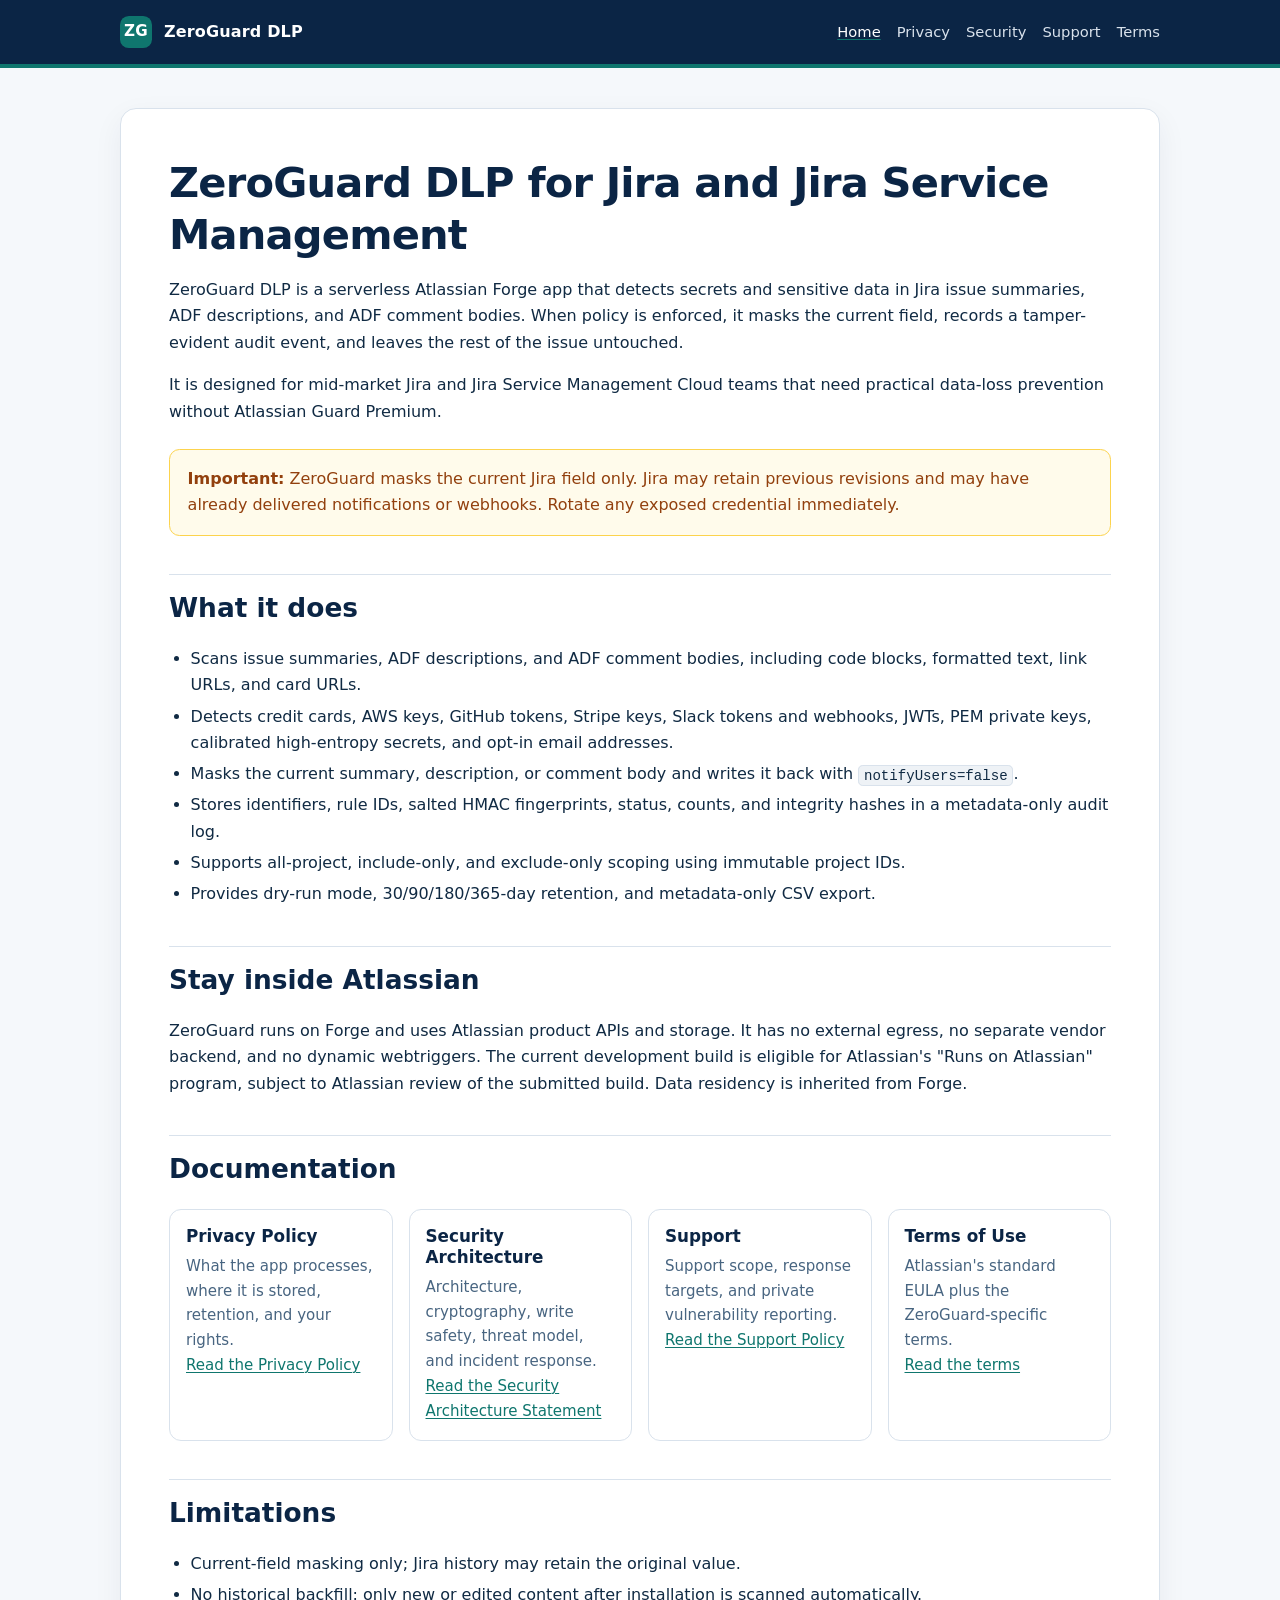
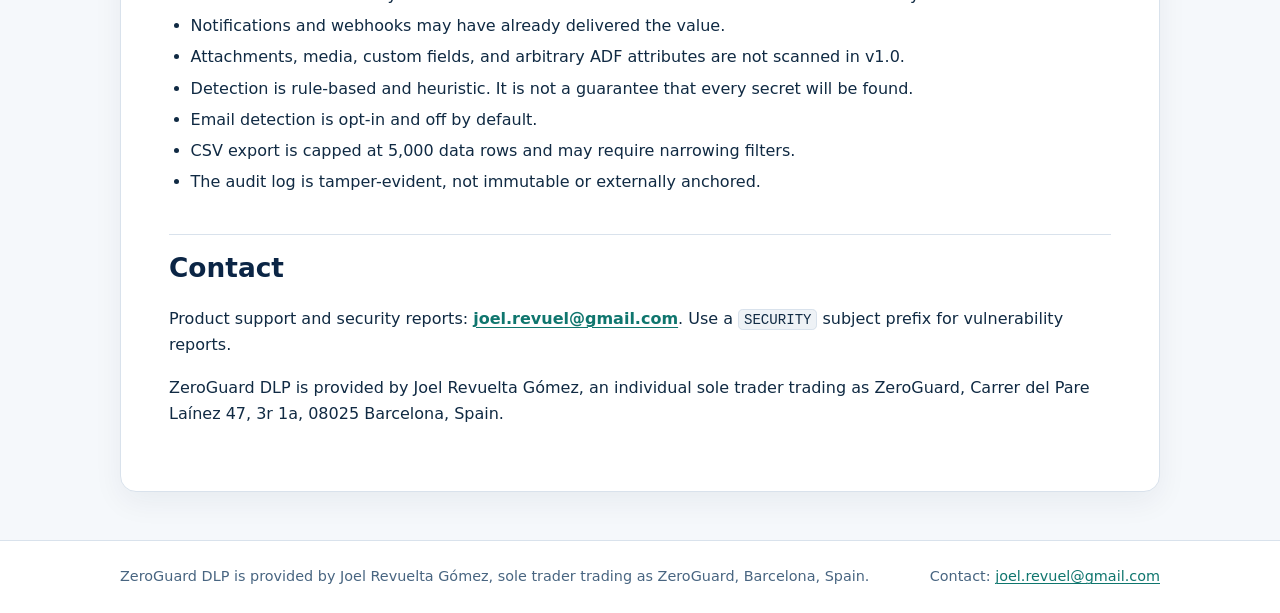
<file: index.html>
<!doctype html>
<html lang="en">
<head>
  <meta charset="utf-8">
  <meta name="viewport" content="width=device-width, initial-scale=1">
  <title>ZeroGuard DLP for Jira &amp; JSM</title>
  <meta name="description" content="Serverless data-loss prevention for Jira and Jira Service Management: detect and mask secrets, with a metadata-only tamper-evident audit log.">
  <meta name="robots" content="index,follow">
  <link rel="canonical" href="https://joel-revuelta.github.io/zeroguard-dlp-docs/index.html">
  <link rel="stylesheet" href="styles.css">
</head>
<body>
  <header class="site-header">
    <div class="site-header__inner">
      <a class="brand" href="index.html">
        <span class="brand__mark" aria-hidden="true">ZG</span>
        <span>ZeroGuard DLP</span>
      </a>
      <nav class="site-nav" aria-label="Documentation">
          <a href="index.html" aria-current="page">Home</a>
          <a href="privacy.html">Privacy</a>
          <a href="security.html">Security</a>
          <a href="support.html">Support</a>
          <a href="terms.html">Terms</a>
      </nav>
    </div>
  </header>
  <main class="site-main">
    <article class="doc">
<h1>ZeroGuard DLP for Jira and Jira Service Management</h1>
<p>ZeroGuard DLP is a serverless Atlassian Forge app that detects secrets and sensitive data in Jira issue summaries, ADF descriptions, and ADF comment bodies. When policy is enforced, it masks the current field, records a tamper-evident audit event, and leaves the rest of the issue untouched.</p>
<p>It is designed for mid-market Jira and Jira Service Management Cloud teams that need practical data-loss prevention without Atlassian Guard Premium.</p>
<div class="callout">
<strong>Important:</strong> ZeroGuard masks the current Jira field only. Jira may retain previous revisions and may have already delivered notifications or webhooks. Rotate any exposed credential immediately.
</div><h2>What it does</h2>
<ul>
<li>Scans issue summaries, ADF descriptions, and ADF comment bodies, including code blocks, formatted text, link URLs, and card URLs.</li>
<li>Detects credit cards, AWS keys, GitHub tokens, Stripe keys, Slack tokens and webhooks, JWTs, PEM private keys, calibrated high-entropy secrets, and opt-in email addresses.</li>
<li>Masks the current summary, description, or comment body and writes it back with <code>notifyUsers=false</code>.</li>
<li>Stores identifiers, rule IDs, salted HMAC fingerprints, status, counts, and integrity hashes in a metadata-only audit log.</li>
<li>Supports all-project, include-only, and exclude-only scoping using immutable project IDs.</li>
<li>Provides dry-run mode, 30/90/180/365-day retention, and metadata-only CSV export.</li>
</ul>
<h2>Stay inside Atlassian</h2>
<p>ZeroGuard runs on Forge and uses Atlassian product APIs and storage. It has no external egress, no separate vendor backend, and no dynamic webtriggers. The current development build is eligible for Atlassian&#39;s &quot;Runs on Atlassian&quot; program, subject to Atlassian review of the submitted build. Data residency is inherited from Forge.</p>
<h2>Documentation</h2>
<div class="card-grid">
  <div class="card">
    <h2>Privacy Policy</h2>
    <p>What the app processes, where it is stored, retention, and your rights.</p>
    <p><a href="privacy.html">Read the Privacy Policy</a></p>
  </div>
  <div class="card">
    <h2>Security Architecture</h2>
    <p>Architecture, cryptography, write safety, threat model, and incident response.</p>
    <p><a href="security.html">Read the Security Architecture Statement</a></p>
  </div>
  <div class="card">
    <h2>Support</h2>
    <p>Support scope, response targets, and private vulnerability reporting.</p>
    <p><a href="support.html">Read the Support Policy</a></p>
  </div>
  <div class="card">
    <h2>Terms of Use</h2>
    <p>Atlassian's standard EULA plus the ZeroGuard-specific terms.</p>
    <p><a href="terms.html">Read the terms</a></p>
  </div>
</div><h2>Limitations</h2>
<ul>
<li>Current-field masking only; Jira history may retain the original value.</li>
<li>No historical backfill: only new or edited content after installation is scanned automatically.</li>
<li>Notifications and webhooks may have already delivered the value.</li>
<li>Attachments, media, custom fields, and arbitrary ADF attributes are not scanned in v1.0.</li>
<li>Detection is rule-based and heuristic. It is not a guarantee that every secret will be found.</li>
<li>Email detection is opt-in and off by default.</li>
<li>CSV export is capped at 5,000 data rows and may require narrowing filters.</li>
<li>The audit log is tamper-evident, not immutable or externally anchored.</li>
</ul>
<h2>Contact</h2>
<p>Product support and security reports: <strong><a href="mailto:joel.revuel@gmail.com">joel.revuel@gmail.com</a></strong>. Use a <code>SECURITY</code> subject prefix for vulnerability reports.</p>
<p>ZeroGuard DLP is provided by Joel Revuelta Gómez, an individual sole trader trading as ZeroGuard, Carrer del Pare Laínez 47, 3r 1a, 08025 Barcelona, Spain.</p>


    </article>
  </main>
  <footer class="site-footer">
    <div class="site-footer__inner">
      <span>ZeroGuard DLP is provided by Joel Revuelta Gómez, sole trader trading as ZeroGuard, Barcelona, Spain.</span>
      <span>Contact: <a href="mailto:joel.revuel@gmail.com">joel.revuel@gmail.com</a></span>
    </div>
  </footer>
</body>
</html>
</file>
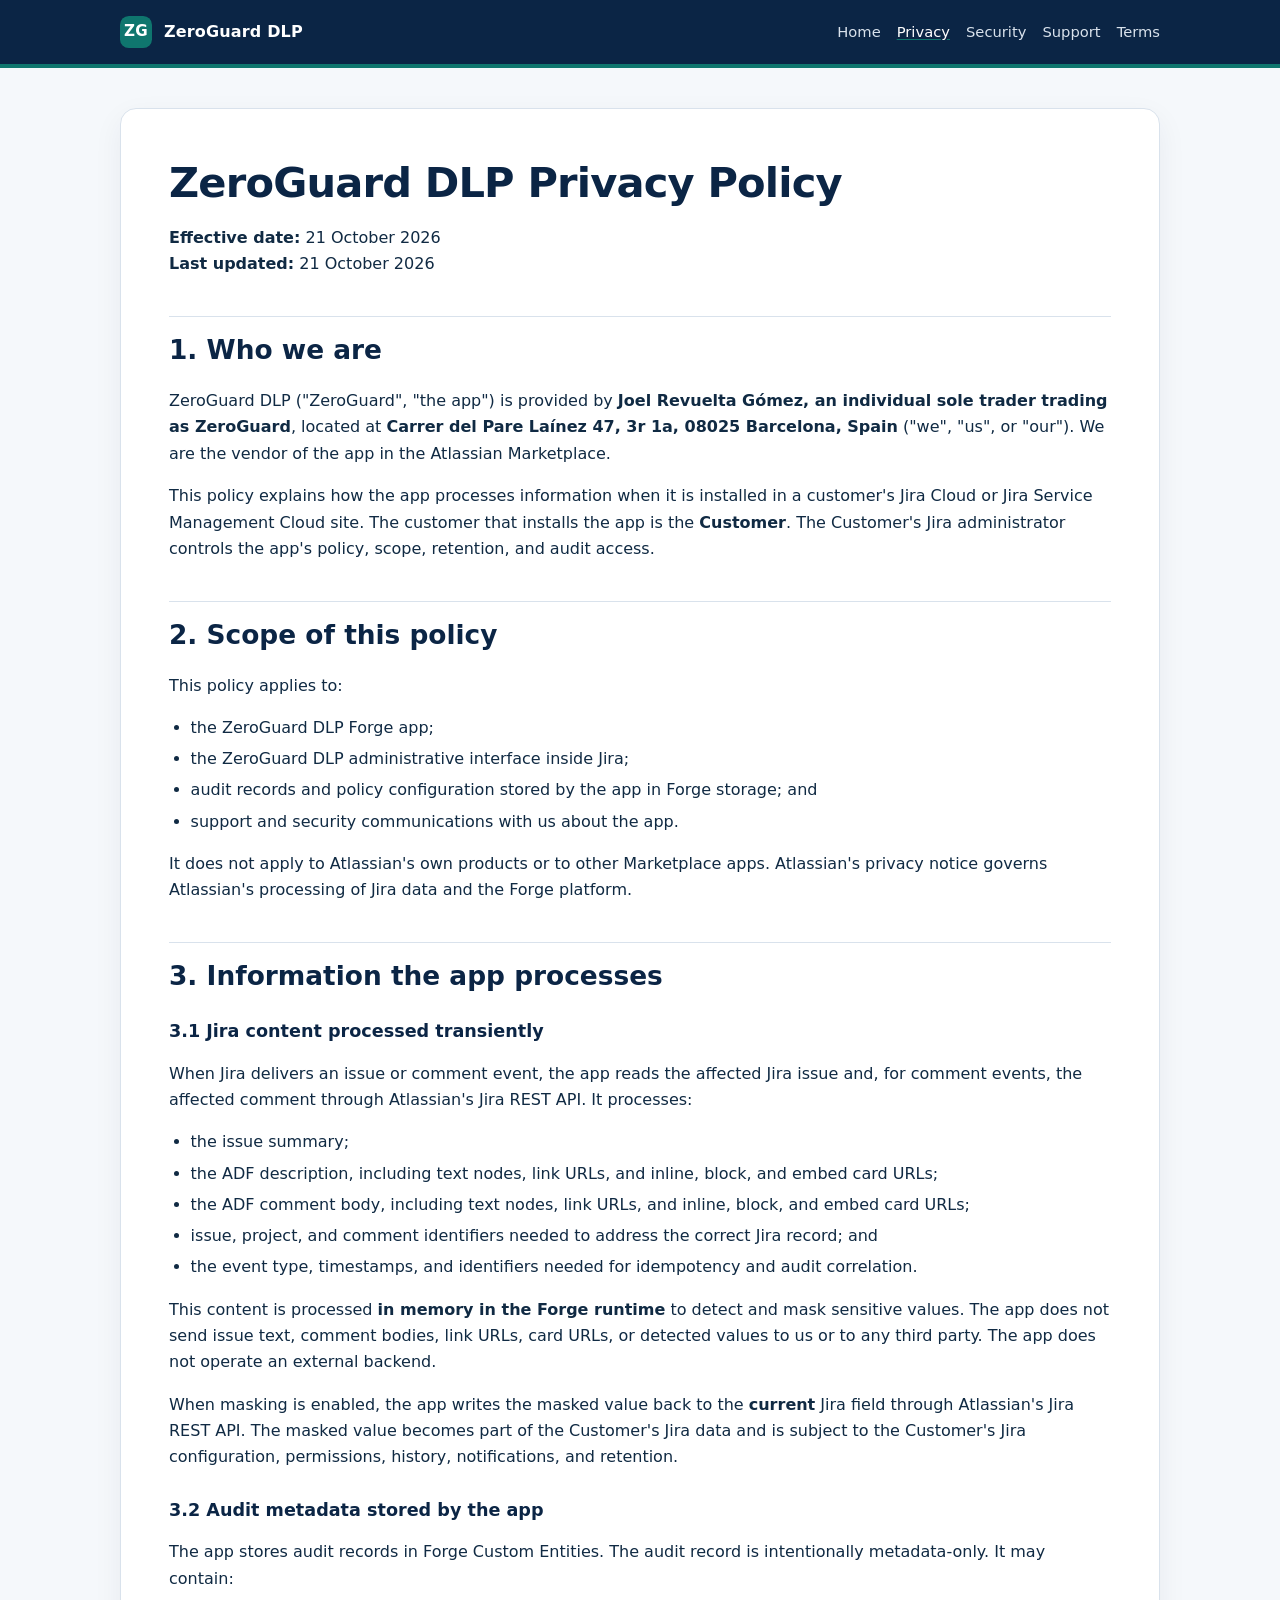
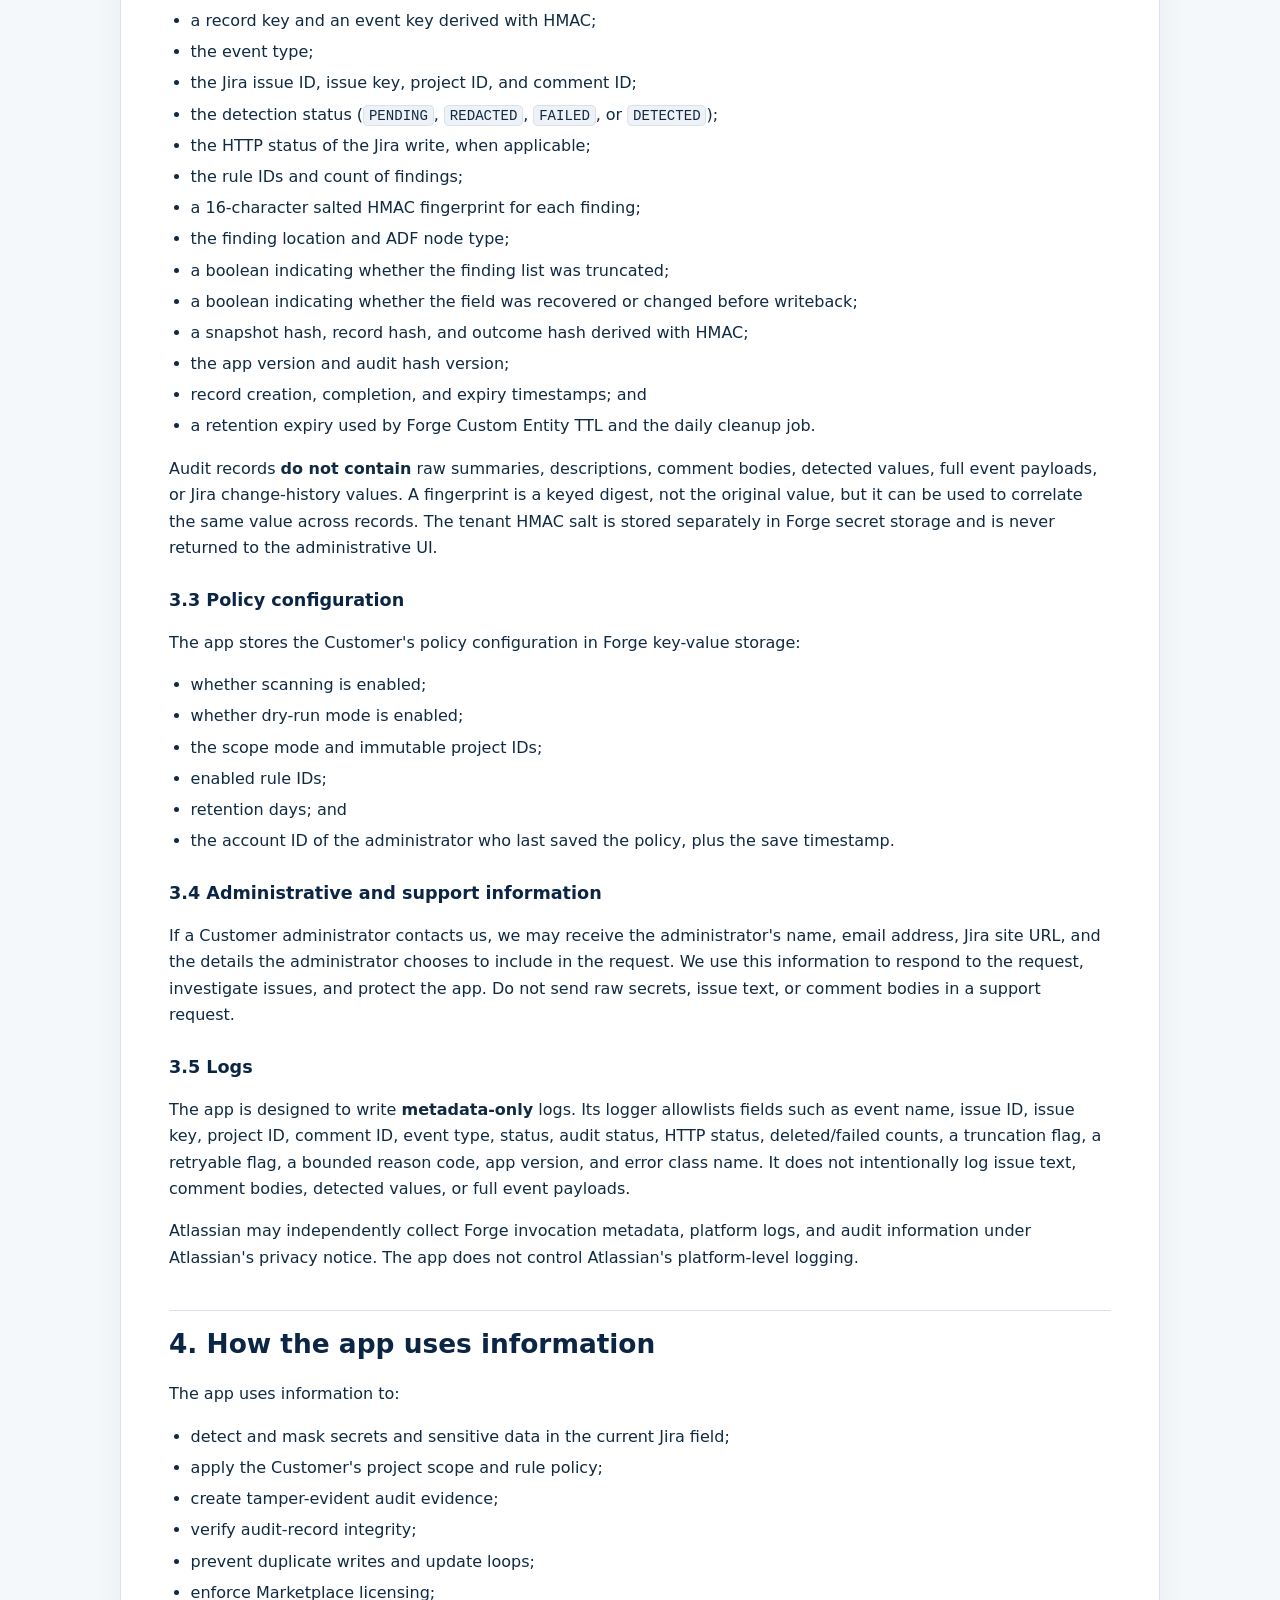
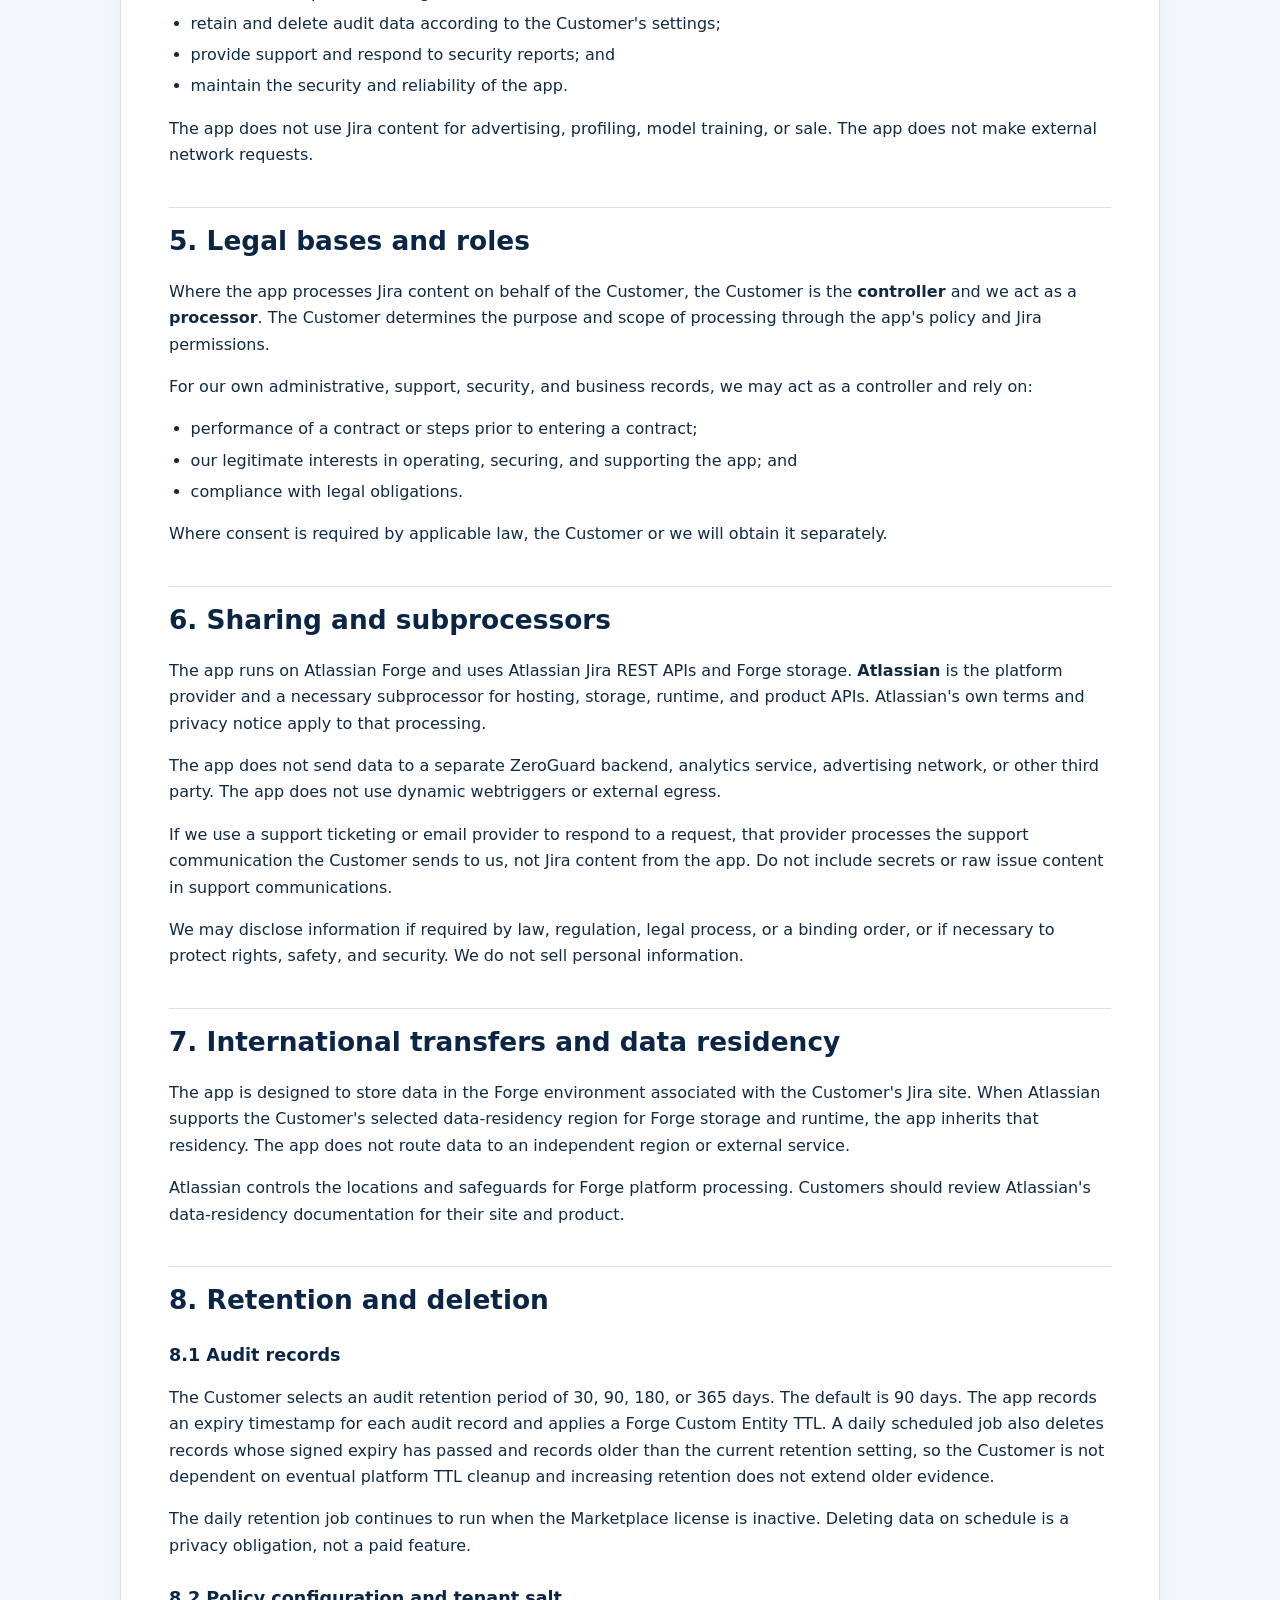
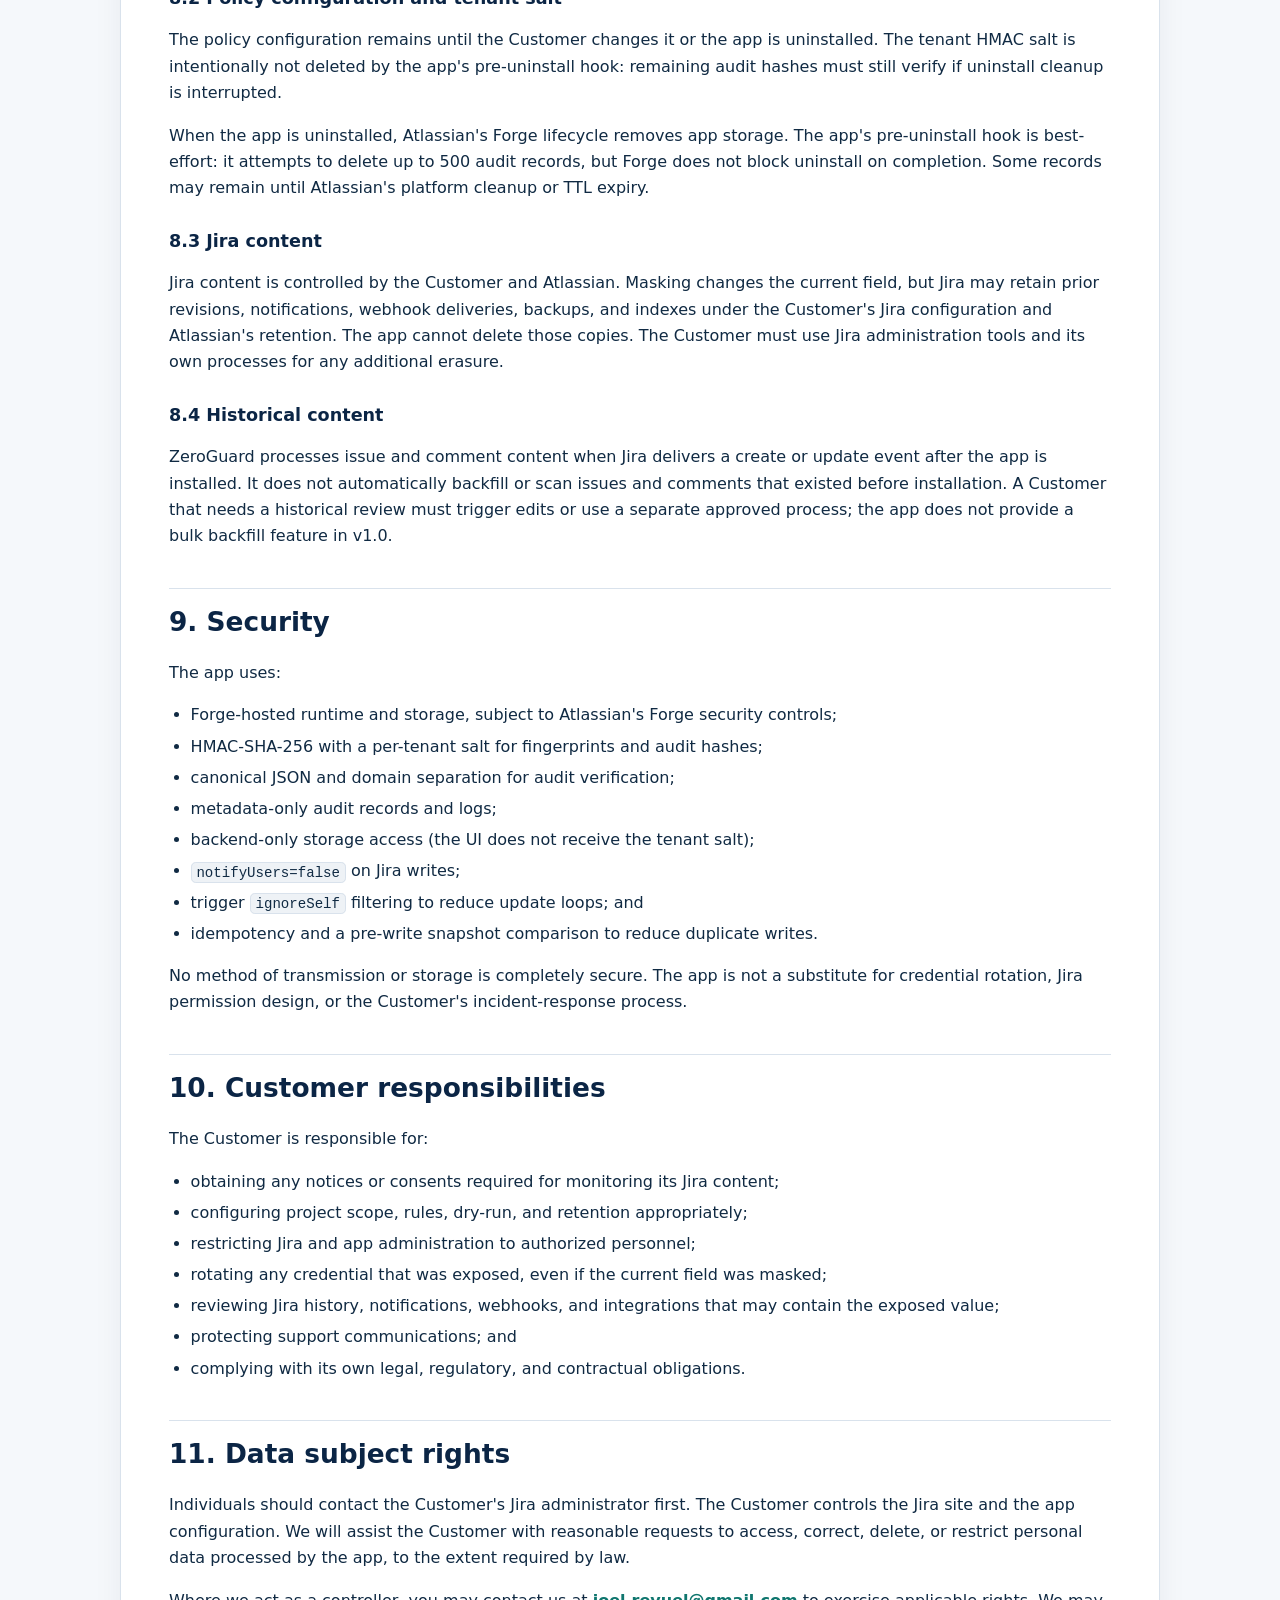
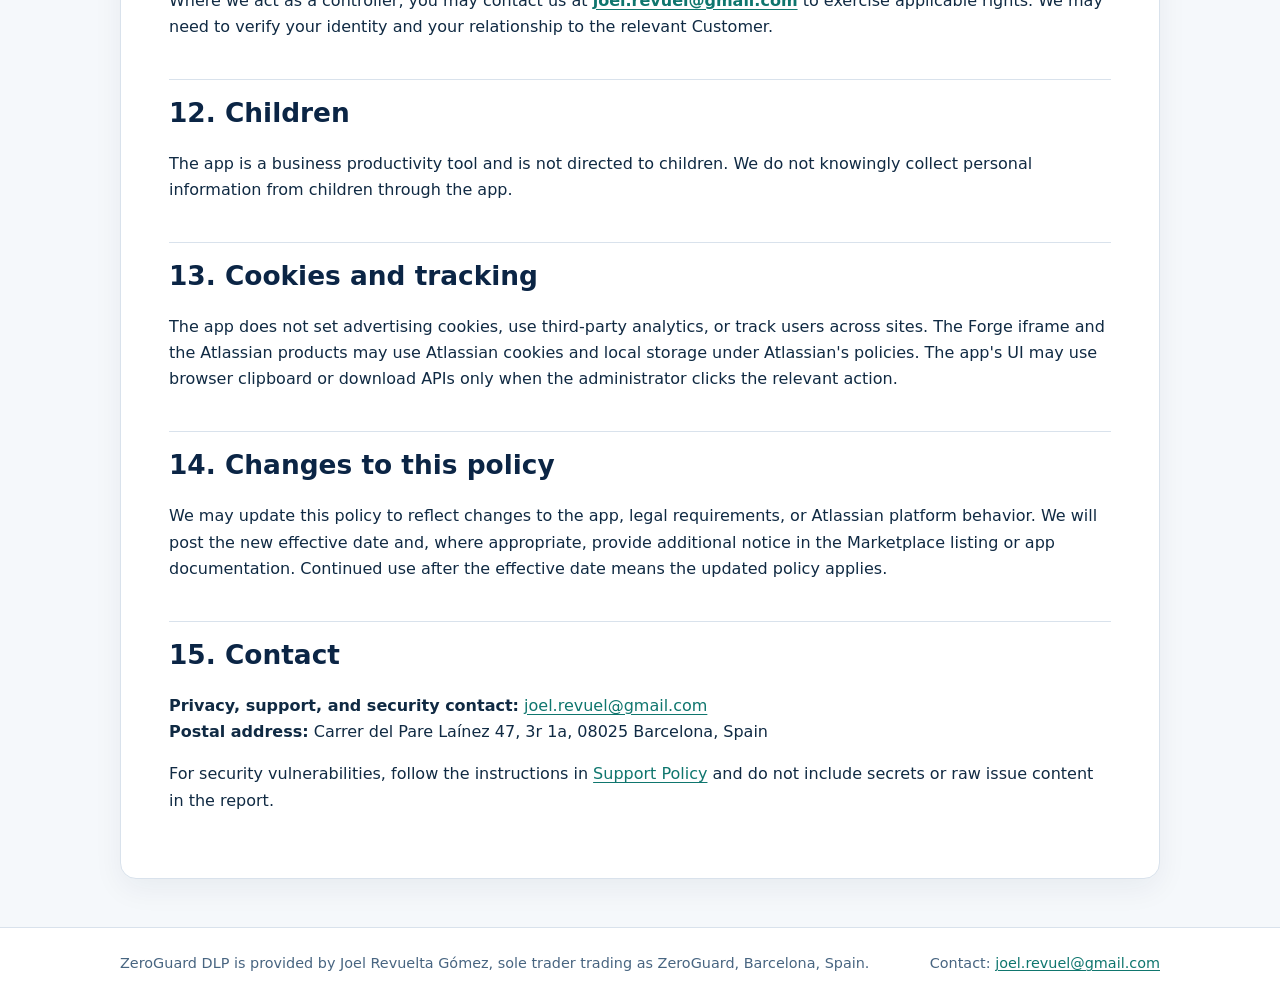
<file: privacy.html>
<!doctype html>
<html lang="en">
<head>
  <meta charset="utf-8">
  <meta name="viewport" content="width=device-width, initial-scale=1">
  <title>Privacy Policy — ZeroGuard DLP</title>
  <meta name="description" content="How ZeroGuard DLP processes, stores, retains, and protects information in Jira Cloud and Jira Service Management Cloud.">
  <meta name="robots" content="index,follow">
  <link rel="canonical" href="https://joel-revuelta.github.io/zeroguard-dlp-docs/privacy.html">
  <link rel="stylesheet" href="styles.css">
</head>
<body>
  <header class="site-header">
    <div class="site-header__inner">
      <a class="brand" href="index.html">
        <span class="brand__mark" aria-hidden="true">ZG</span>
        <span>ZeroGuard DLP</span>
      </a>
      <nav class="site-nav" aria-label="Documentation">
          <a href="index.html">Home</a>
          <a href="privacy.html" aria-current="page">Privacy</a>
          <a href="security.html">Security</a>
          <a href="support.html">Support</a>
          <a href="terms.html">Terms</a>
      </nav>
    </div>
  </header>
  <main class="site-main">
    <article class="doc">
<h1>ZeroGuard DLP Privacy Policy</h1>
<p><strong>Effective date:</strong> 21 October 2026<br><strong>Last updated:</strong> 21 October 2026</p>
<h2>1. Who we are</h2>
<p>ZeroGuard DLP (&quot;ZeroGuard&quot;, &quot;the app&quot;) is provided by <strong>Joel Revuelta Gómez, an individual sole trader trading as ZeroGuard</strong>, located at <strong>Carrer del Pare Laínez 47, 3r 1a, 08025 Barcelona, Spain</strong> (&quot;we&quot;, &quot;us&quot;, or &quot;our&quot;). We are the vendor of the app in the Atlassian Marketplace.</p>
<p>This policy explains how the app processes information when it is installed in a customer&#39;s Jira Cloud or Jira Service Management Cloud site. The customer that installs the app is the <strong>Customer</strong>. The Customer&#39;s Jira administrator controls the app&#39;s policy, scope, retention, and audit access.</p>
<h2>2. Scope of this policy</h2>
<p>This policy applies to:</p>
<ul>
<li>the ZeroGuard DLP Forge app;</li>
<li>the ZeroGuard DLP administrative interface inside Jira;</li>
<li>audit records and policy configuration stored by the app in Forge storage; and</li>
<li>support and security communications with us about the app.</li>
</ul>
<p>It does not apply to Atlassian&#39;s own products or to other Marketplace apps. Atlassian&#39;s privacy notice governs Atlassian&#39;s processing of Jira data and the Forge platform.</p>
<h2>3. Information the app processes</h2>
<h3>3.1 Jira content processed transiently</h3>
<p>When Jira delivers an issue or comment event, the app reads the affected Jira issue and, for comment events, the affected comment through Atlassian&#39;s Jira REST API. It processes:</p>
<ul>
<li>the issue summary;</li>
<li>the ADF description, including text nodes, link URLs, and inline, block, and embed card URLs;</li>
<li>the ADF comment body, including text nodes, link URLs, and inline, block, and embed card URLs;</li>
<li>issue, project, and comment identifiers needed to address the correct Jira record; and</li>
<li>the event type, timestamps, and identifiers needed for idempotency and audit correlation.</li>
</ul>
<p>This content is processed <strong>in memory in the Forge runtime</strong> to detect and mask sensitive values. The app does not send issue text, comment bodies, link URLs, card URLs, or detected values to us or to any third party. The app does not operate an external backend.</p>
<p>When masking is enabled, the app writes the masked value back to the <strong>current</strong> Jira field through Atlassian&#39;s Jira REST API. The masked value becomes part of the Customer&#39;s Jira data and is subject to the Customer&#39;s Jira configuration, permissions, history, notifications, and retention.</p>
<h3>3.2 Audit metadata stored by the app</h3>
<p>The app stores audit records in Forge Custom Entities. The audit record is intentionally metadata-only. It may contain:</p>
<ul>
<li>a record key and an event key derived with HMAC;</li>
<li>the event type;</li>
<li>the Jira issue ID, issue key, project ID, and comment ID;</li>
<li>the detection status (<code>PENDING</code>, <code>REDACTED</code>, <code>FAILED</code>, or <code>DETECTED</code>);</li>
<li>the HTTP status of the Jira write, when applicable;</li>
<li>the rule IDs and count of findings;</li>
<li>a 16-character salted HMAC fingerprint for each finding;</li>
<li>the finding location and ADF node type;</li>
<li>a boolean indicating whether the finding list was truncated;</li>
<li>a boolean indicating whether the field was recovered or changed before writeback;</li>
<li>a snapshot hash, record hash, and outcome hash derived with HMAC;</li>
<li>the app version and audit hash version;</li>
<li>record creation, completion, and expiry timestamps; and</li>
<li>a retention expiry used by Forge Custom Entity TTL and the daily cleanup job.</li>
</ul>
<p>Audit records <strong>do not contain</strong> raw summaries, descriptions, comment bodies, detected values, full event payloads, or Jira change-history values. A fingerprint is a keyed digest, not the original value, but it can be used to correlate the same value across records. The tenant HMAC salt is stored separately in Forge secret storage and is never returned to the administrative UI.</p>
<h3>3.3 Policy configuration</h3>
<p>The app stores the Customer&#39;s policy configuration in Forge key-value storage:</p>
<ul>
<li>whether scanning is enabled;</li>
<li>whether dry-run mode is enabled;</li>
<li>the scope mode and immutable project IDs;</li>
<li>enabled rule IDs;</li>
<li>retention days; and</li>
<li>the account ID of the administrator who last saved the policy, plus the save timestamp.</li>
</ul>
<h3>3.4 Administrative and support information</h3>
<p>If a Customer administrator contacts us, we may receive the administrator&#39;s name, email address, Jira site URL, and the details the administrator chooses to include in the request. We use this information to respond to the request, investigate issues, and protect the app. Do not send raw secrets, issue text, or comment bodies in a support request.</p>
<h3>3.5 Logs</h3>
<p>The app is designed to write <strong>metadata-only</strong> logs. Its logger allowlists fields such as event name, issue ID, issue key, project ID, comment ID, event type, status, audit status, HTTP status, deleted/failed counts, a truncation flag, a retryable flag, a bounded reason code, app version, and error class name. It does not intentionally log issue text, comment bodies, detected values, or full event payloads.</p>
<p>Atlassian may independently collect Forge invocation metadata, platform logs, and audit information under Atlassian&#39;s privacy notice. The app does not control Atlassian&#39;s platform-level logging.</p>
<h2>4. How the app uses information</h2>
<p>The app uses information to:</p>
<ul>
<li>detect and mask secrets and sensitive data in the current Jira field;</li>
<li>apply the Customer&#39;s project scope and rule policy;</li>
<li>create tamper-evident audit evidence;</li>
<li>verify audit-record integrity;</li>
<li>prevent duplicate writes and update loops;</li>
<li>enforce Marketplace licensing;</li>
<li>retain and delete audit data according to the Customer&#39;s settings;</li>
<li>provide support and respond to security reports; and</li>
<li>maintain the security and reliability of the app.</li>
</ul>
<p>The app does not use Jira content for advertising, profiling, model training, or sale. The app does not make external network requests.</p>
<h2>5. Legal bases and roles</h2>
<p>Where the app processes Jira content on behalf of the Customer, the Customer is the <strong>controller</strong> and we act as a <strong>processor</strong>. The Customer determines the purpose and scope of processing through the app&#39;s policy and Jira permissions.</p>
<p>For our own administrative, support, security, and business records, we may act as a controller and rely on:</p>
<ul>
<li>performance of a contract or steps prior to entering a contract;</li>
<li>our legitimate interests in operating, securing, and supporting the app; and</li>
<li>compliance with legal obligations.</li>
</ul>
<p>Where consent is required by applicable law, the Customer or we will obtain it separately.</p>
<h2>6. Sharing and subprocessors</h2>
<p>The app runs on Atlassian Forge and uses Atlassian Jira REST APIs and Forge storage. <strong>Atlassian</strong> is the platform provider and a necessary subprocessor for hosting, storage, runtime, and product APIs. Atlassian&#39;s own terms and privacy notice apply to that processing.</p>
<p>The app does not send data to a separate ZeroGuard backend, analytics service, advertising network, or other third party. The app does not use dynamic webtriggers or external egress.</p>
<p>If we use a support ticketing or email provider to respond to a request, that provider processes the support communication the Customer sends to us, not Jira content from the app. Do not include secrets or raw issue content in support communications.</p>
<p>We may disclose information if required by law, regulation, legal process, or a binding order, or if necessary to protect rights, safety, and security. We do not sell personal information.</p>
<h2>7. International transfers and data residency</h2>
<p>The app is designed to store data in the Forge environment associated with the Customer&#39;s Jira site. When Atlassian supports the Customer&#39;s selected data-residency region for Forge storage and runtime, the app inherits that residency. The app does not route data to an independent region or external service.</p>
<p>Atlassian controls the locations and safeguards for Forge platform processing. Customers should review Atlassian&#39;s data-residency documentation for their site and product.</p>
<h2>8. Retention and deletion</h2>
<h3>8.1 Audit records</h3>
<p>The Customer selects an audit retention period of 30, 90, 180, or 365 days. The default is 90 days. The app records an expiry timestamp for each audit record and applies a Forge Custom Entity TTL. A daily scheduled job also deletes records whose signed expiry has passed and records older than the current retention setting, so the Customer is not dependent on eventual platform TTL cleanup and increasing retention does not extend older evidence.</p>
<p>The daily retention job continues to run when the Marketplace license is inactive. Deleting data on schedule is a privacy obligation, not a paid feature.</p>
<h3>8.2 Policy configuration and tenant salt</h3>
<p>The policy configuration remains until the Customer changes it or the app is uninstalled. The tenant HMAC salt is intentionally not deleted by the app&#39;s pre-uninstall hook: remaining audit hashes must still verify if uninstall cleanup is interrupted.</p>
<p>When the app is uninstalled, Atlassian&#39;s Forge lifecycle removes app storage. The app&#39;s pre-uninstall hook is best-effort: it attempts to delete up to 500 audit records, but Forge does not block uninstall on completion. Some records may remain until Atlassian&#39;s platform cleanup or TTL expiry.</p>
<h3>8.3 Jira content</h3>
<p>Jira content is controlled by the Customer and Atlassian. Masking changes the current field, but Jira may retain prior revisions, notifications, webhook deliveries, backups, and indexes under the Customer&#39;s Jira configuration and Atlassian&#39;s retention. The app cannot delete those copies. The Customer must use Jira administration tools and its own processes for any additional erasure.</p>
<h3>8.4 Historical content</h3>
<p>ZeroGuard processes issue and comment content when Jira delivers a create or update event after the app is installed. It does not automatically backfill or scan issues and comments that existed before installation. A Customer that needs a historical review must trigger edits or use a separate approved process; the app does not provide a bulk backfill feature in v1.0.</p>
<h2>9. Security</h2>
<p>The app uses:</p>
<ul>
<li>Forge-hosted runtime and storage, subject to Atlassian&#39;s Forge security controls;</li>
<li>HMAC-SHA-256 with a per-tenant salt for fingerprints and audit hashes;</li>
<li>canonical JSON and domain separation for audit verification;</li>
<li>metadata-only audit records and logs;</li>
<li>backend-only storage access (the UI does not receive the tenant salt);</li>
<li><code>notifyUsers=false</code> on Jira writes;</li>
<li>trigger <code>ignoreSelf</code> filtering to reduce update loops; and</li>
<li>idempotency and a pre-write snapshot comparison to reduce duplicate writes.</li>
</ul>
<p>No method of transmission or storage is completely secure. The app is not a substitute for credential rotation, Jira permission design, or the Customer&#39;s incident-response process.</p>
<h2>10. Customer responsibilities</h2>
<p>The Customer is responsible for:</p>
<ul>
<li>obtaining any notices or consents required for monitoring its Jira content;</li>
<li>configuring project scope, rules, dry-run, and retention appropriately;</li>
<li>restricting Jira and app administration to authorized personnel;</li>
<li>rotating any credential that was exposed, even if the current field was masked;</li>
<li>reviewing Jira history, notifications, webhooks, and integrations that may contain the exposed value;</li>
<li>protecting support communications; and</li>
<li>complying with its own legal, regulatory, and contractual obligations.</li>
</ul>
<h2>11. Data subject rights</h2>
<p>Individuals should contact the Customer&#39;s Jira administrator first. The Customer controls the Jira site and the app configuration. We will assist the Customer with reasonable requests to access, correct, delete, or restrict personal data processed by the app, to the extent required by law.</p>
<p>Where we act as a controller, you may contact us at <strong><a href="mailto:joel.revuel@gmail.com">joel.revuel@gmail.com</a></strong> to exercise applicable rights. We may need to verify your identity and your relationship to the relevant Customer.</p>
<h2>12. Children</h2>
<p>The app is a business productivity tool and is not directed to children. We do not knowingly collect personal information from children through the app.</p>
<h2>13. Cookies and tracking</h2>
<p>The app does not set advertising cookies, use third-party analytics, or track users across sites. The Forge iframe and the Atlassian products may use Atlassian cookies and local storage under Atlassian&#39;s policies. The app&#39;s UI may use browser clipboard or download APIs only when the administrator clicks the relevant action.</p>
<h2>14. Changes to this policy</h2>
<p>We may update this policy to reflect changes to the app, legal requirements, or Atlassian platform behavior. We will post the new effective date and, where appropriate, provide additional notice in the Marketplace listing or app documentation. Continued use after the effective date means the updated policy applies.</p>
<h2>15. Contact</h2>
<p><strong>Privacy, support, and security contact:</strong> <a href="mailto:joel.revuel@gmail.com">joel.revuel@gmail.com</a><br><strong>Postal address:</strong> Carrer del Pare Laínez 47, 3r 1a, 08025 Barcelona, Spain</p>
<p>For security vulnerabilities, follow the instructions in <a href="support.html">Support Policy</a> and do not include secrets or raw issue content in the report.</p>


    </article>
  </main>
  <footer class="site-footer">
    <div class="site-footer__inner">
      <span>ZeroGuard DLP is provided by Joel Revuelta Gómez, sole trader trading as ZeroGuard, Barcelona, Spain.</span>
      <span>Contact: <a href="mailto:joel.revuel@gmail.com">joel.revuel@gmail.com</a></span>
    </div>
  </footer>
</body>
</html>
</file>
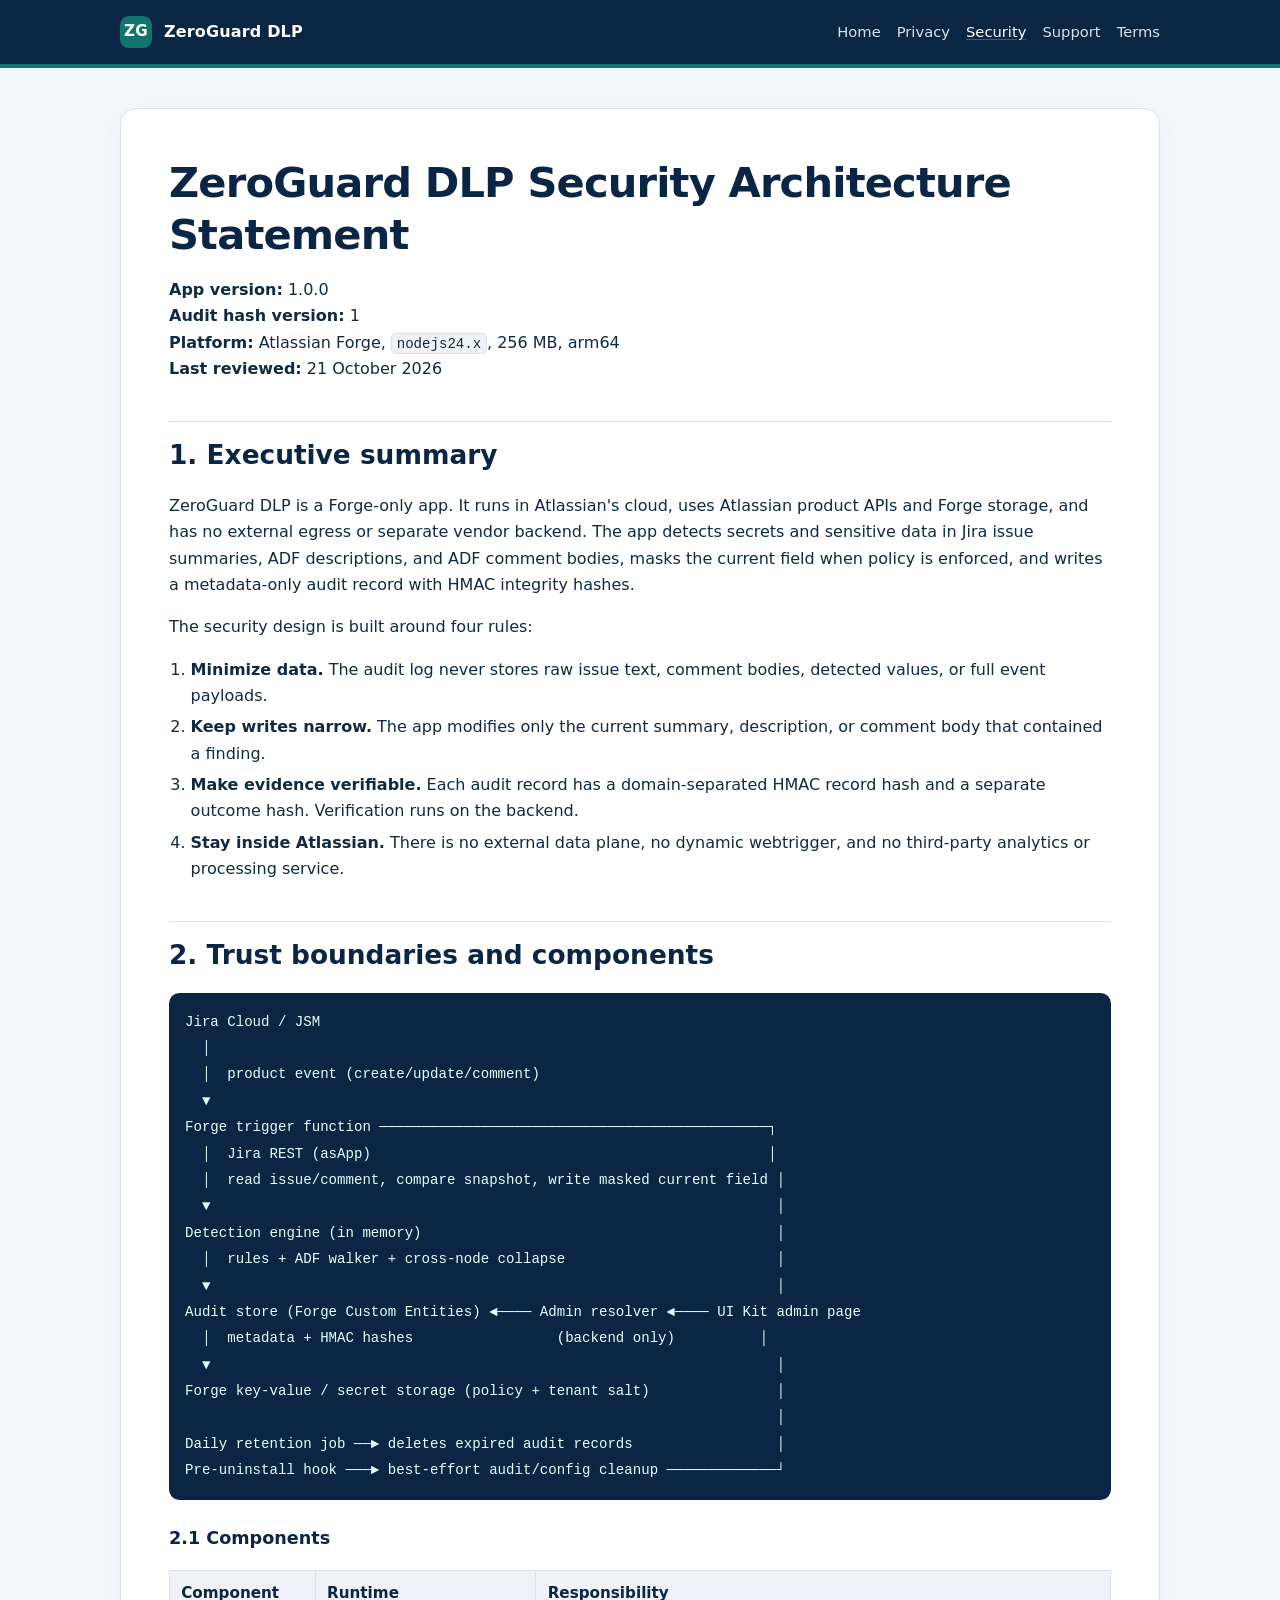
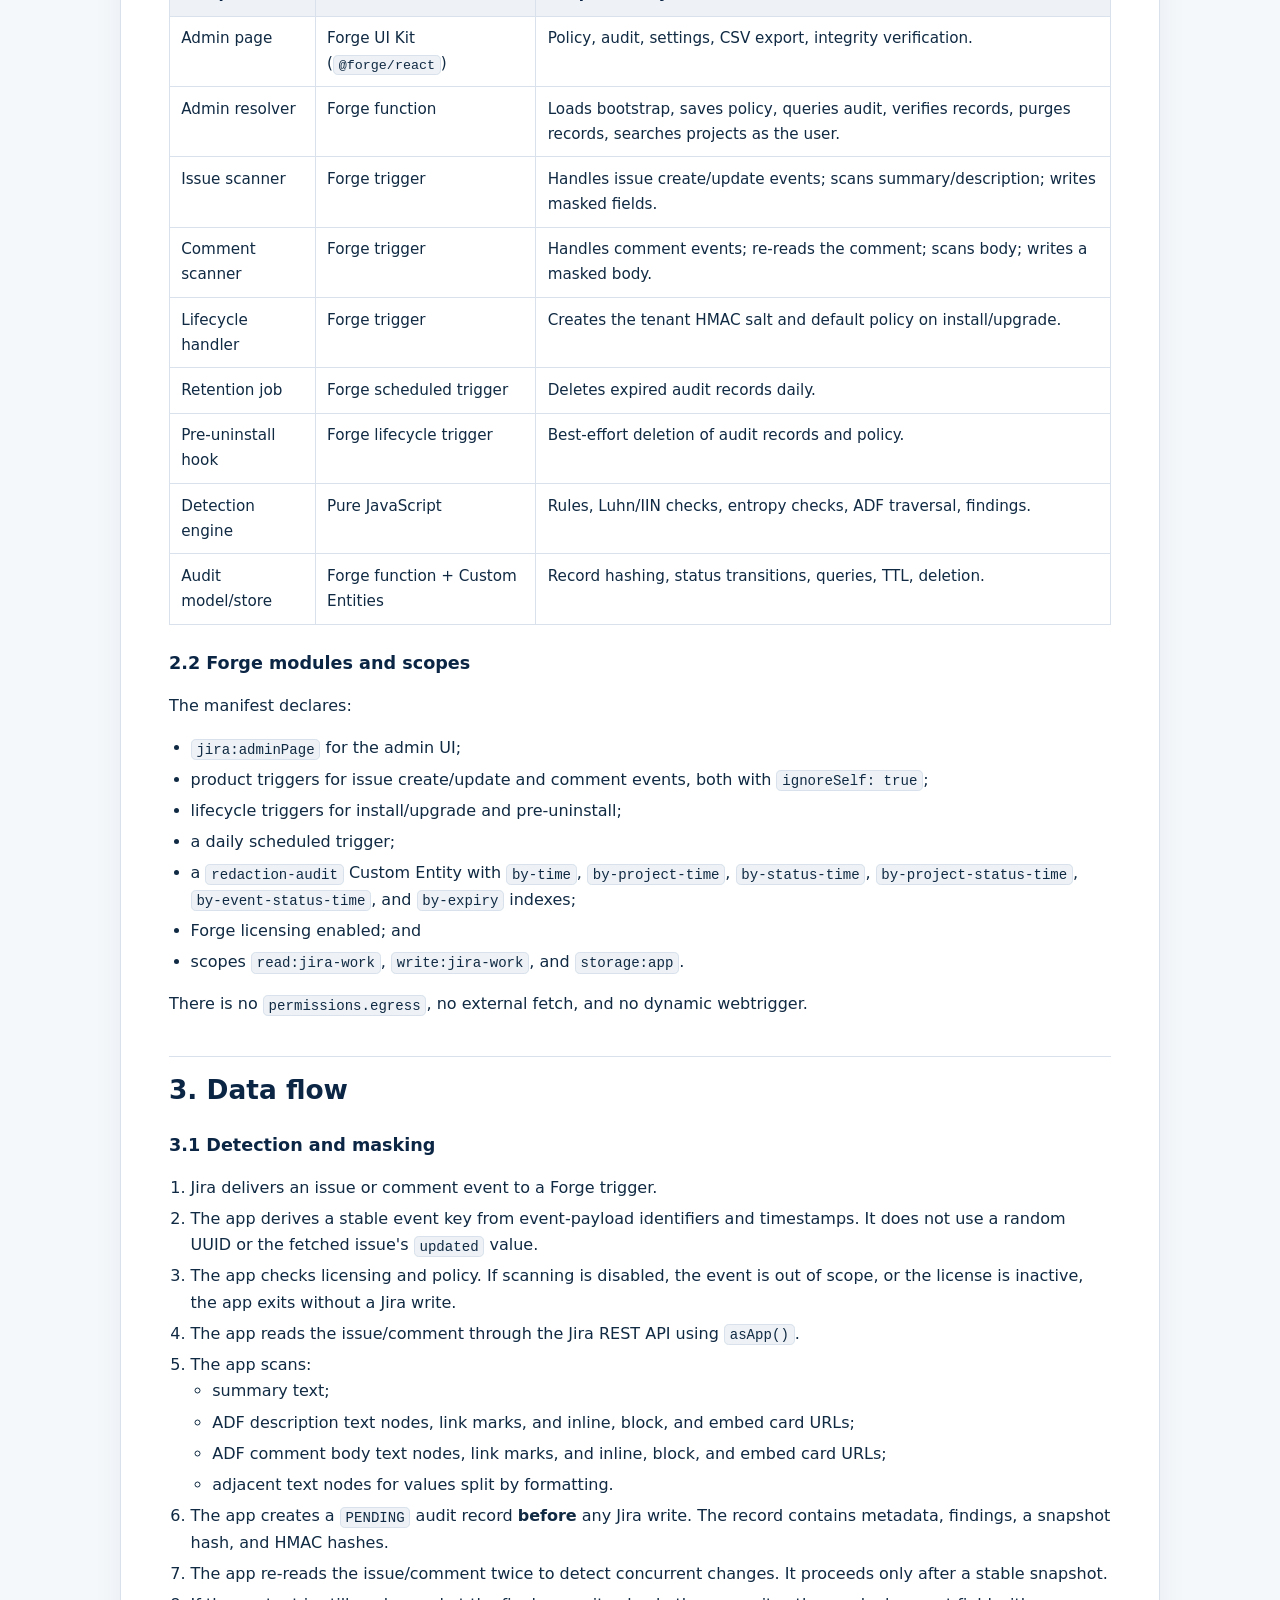
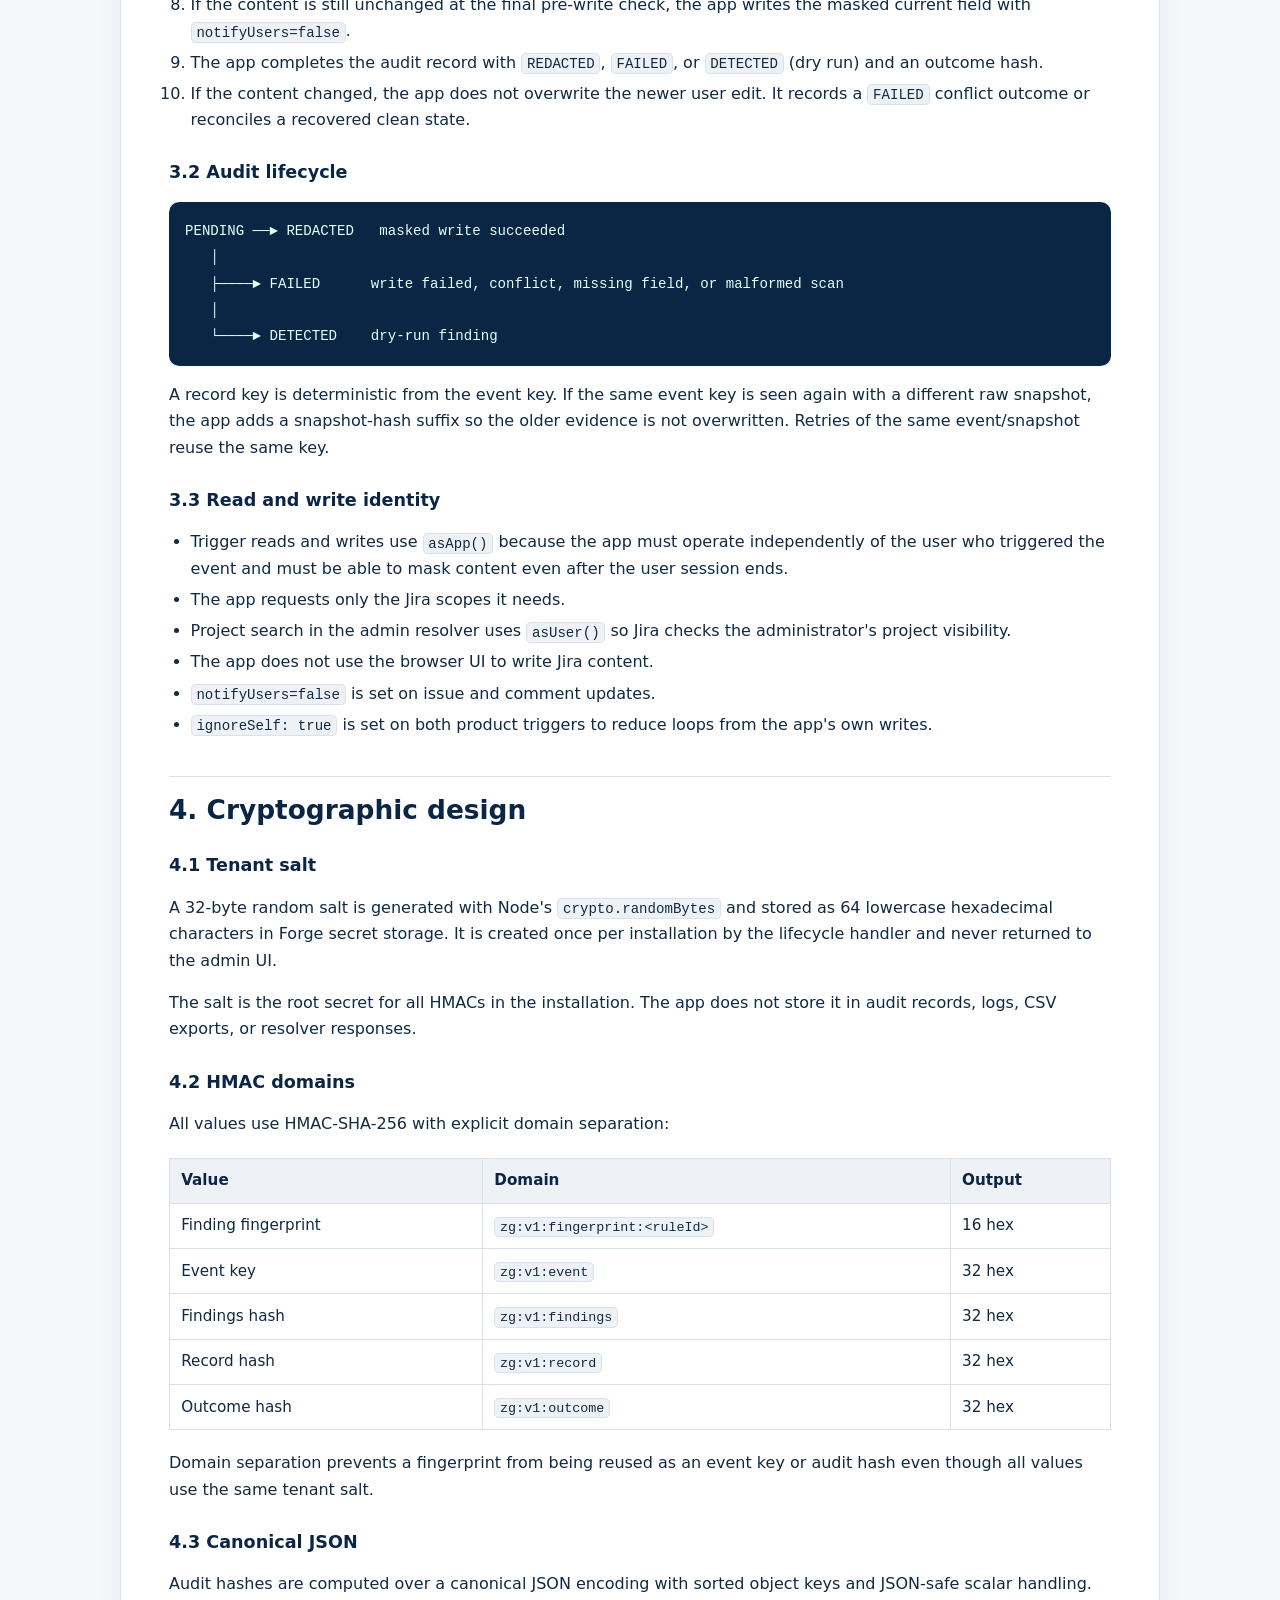
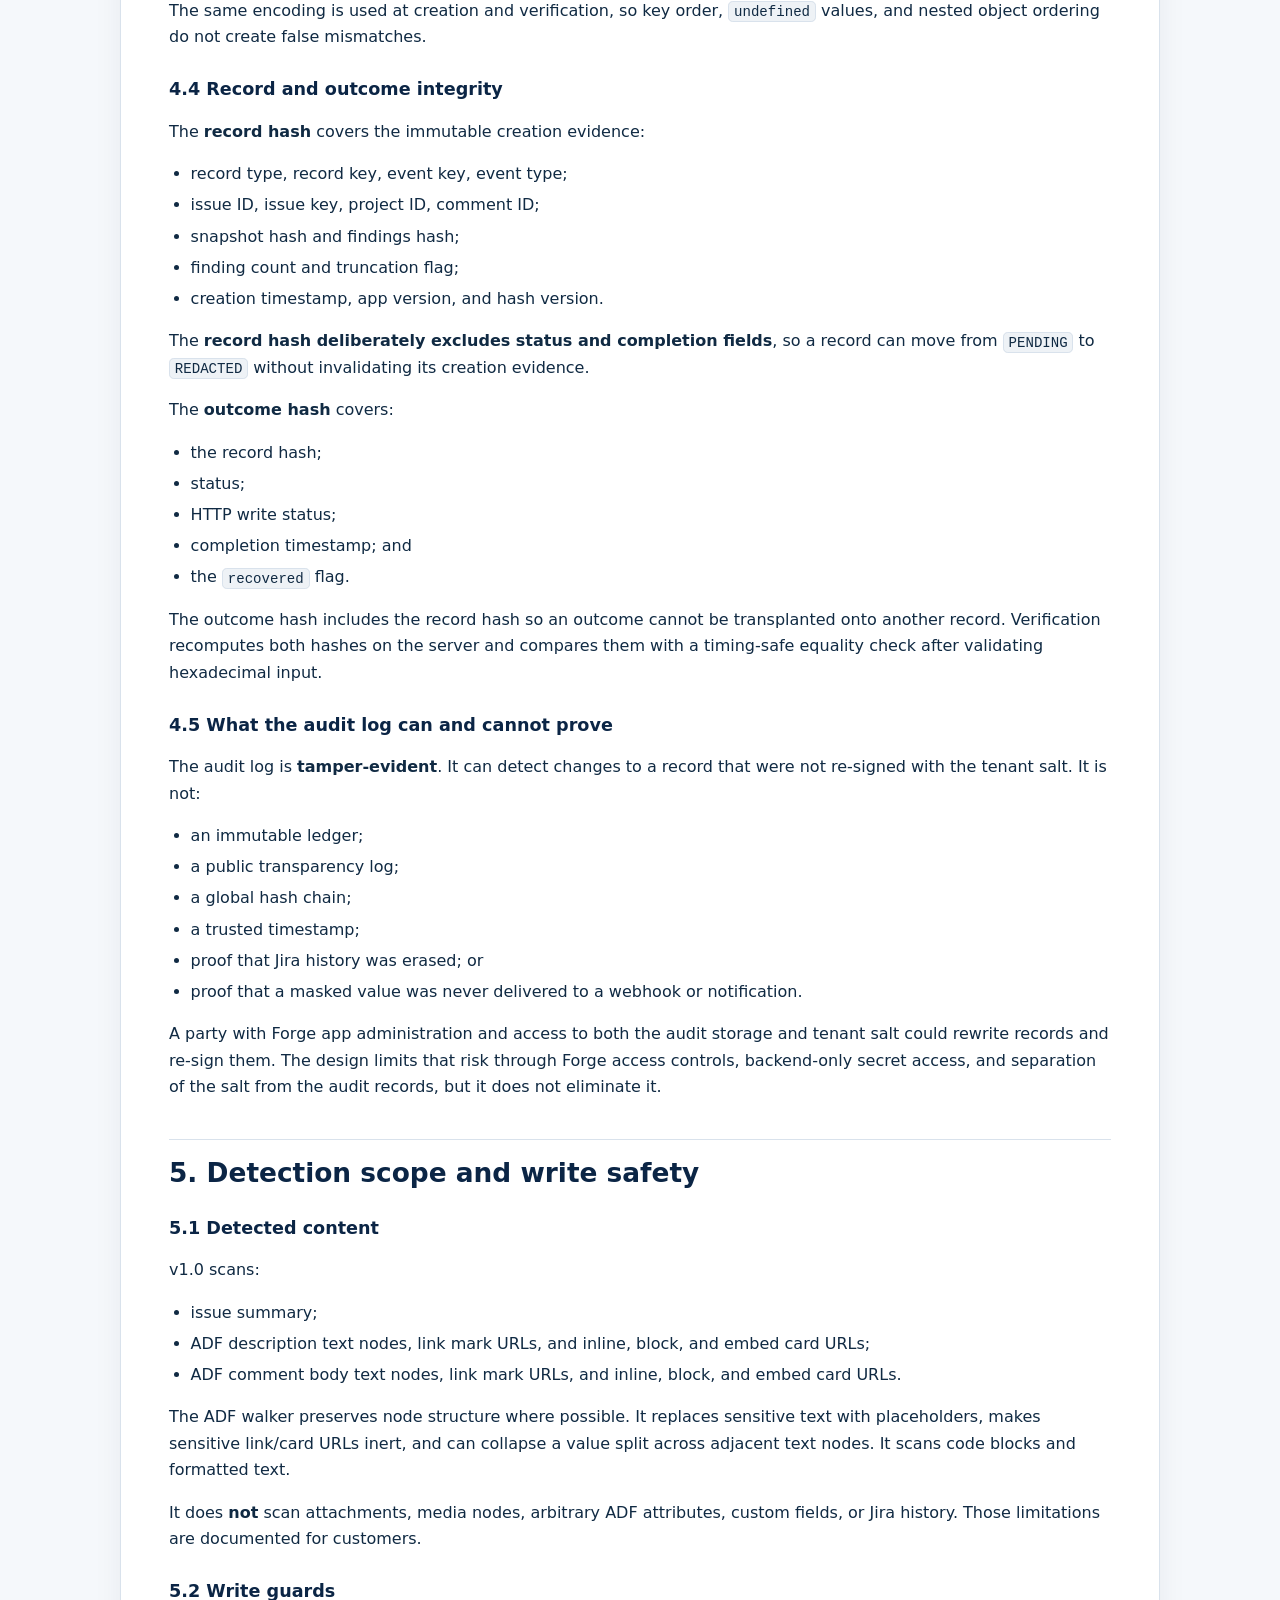
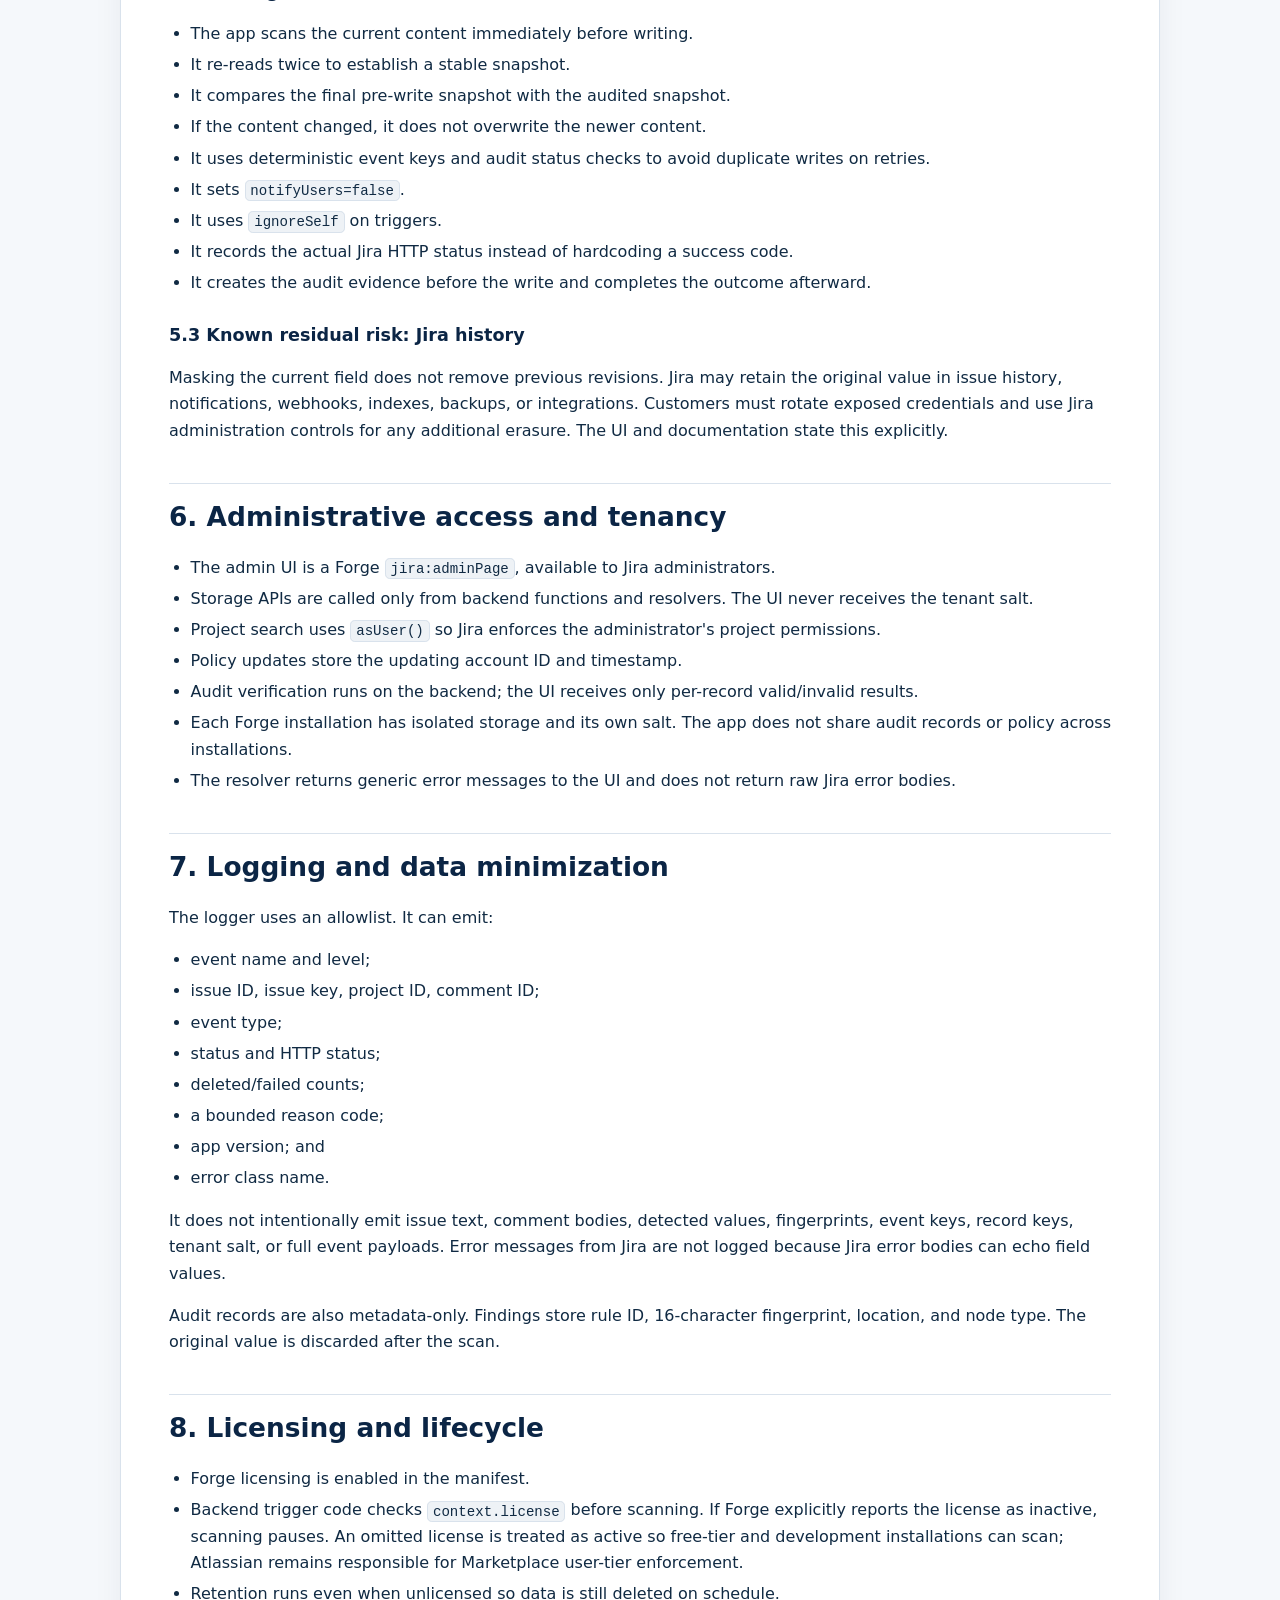
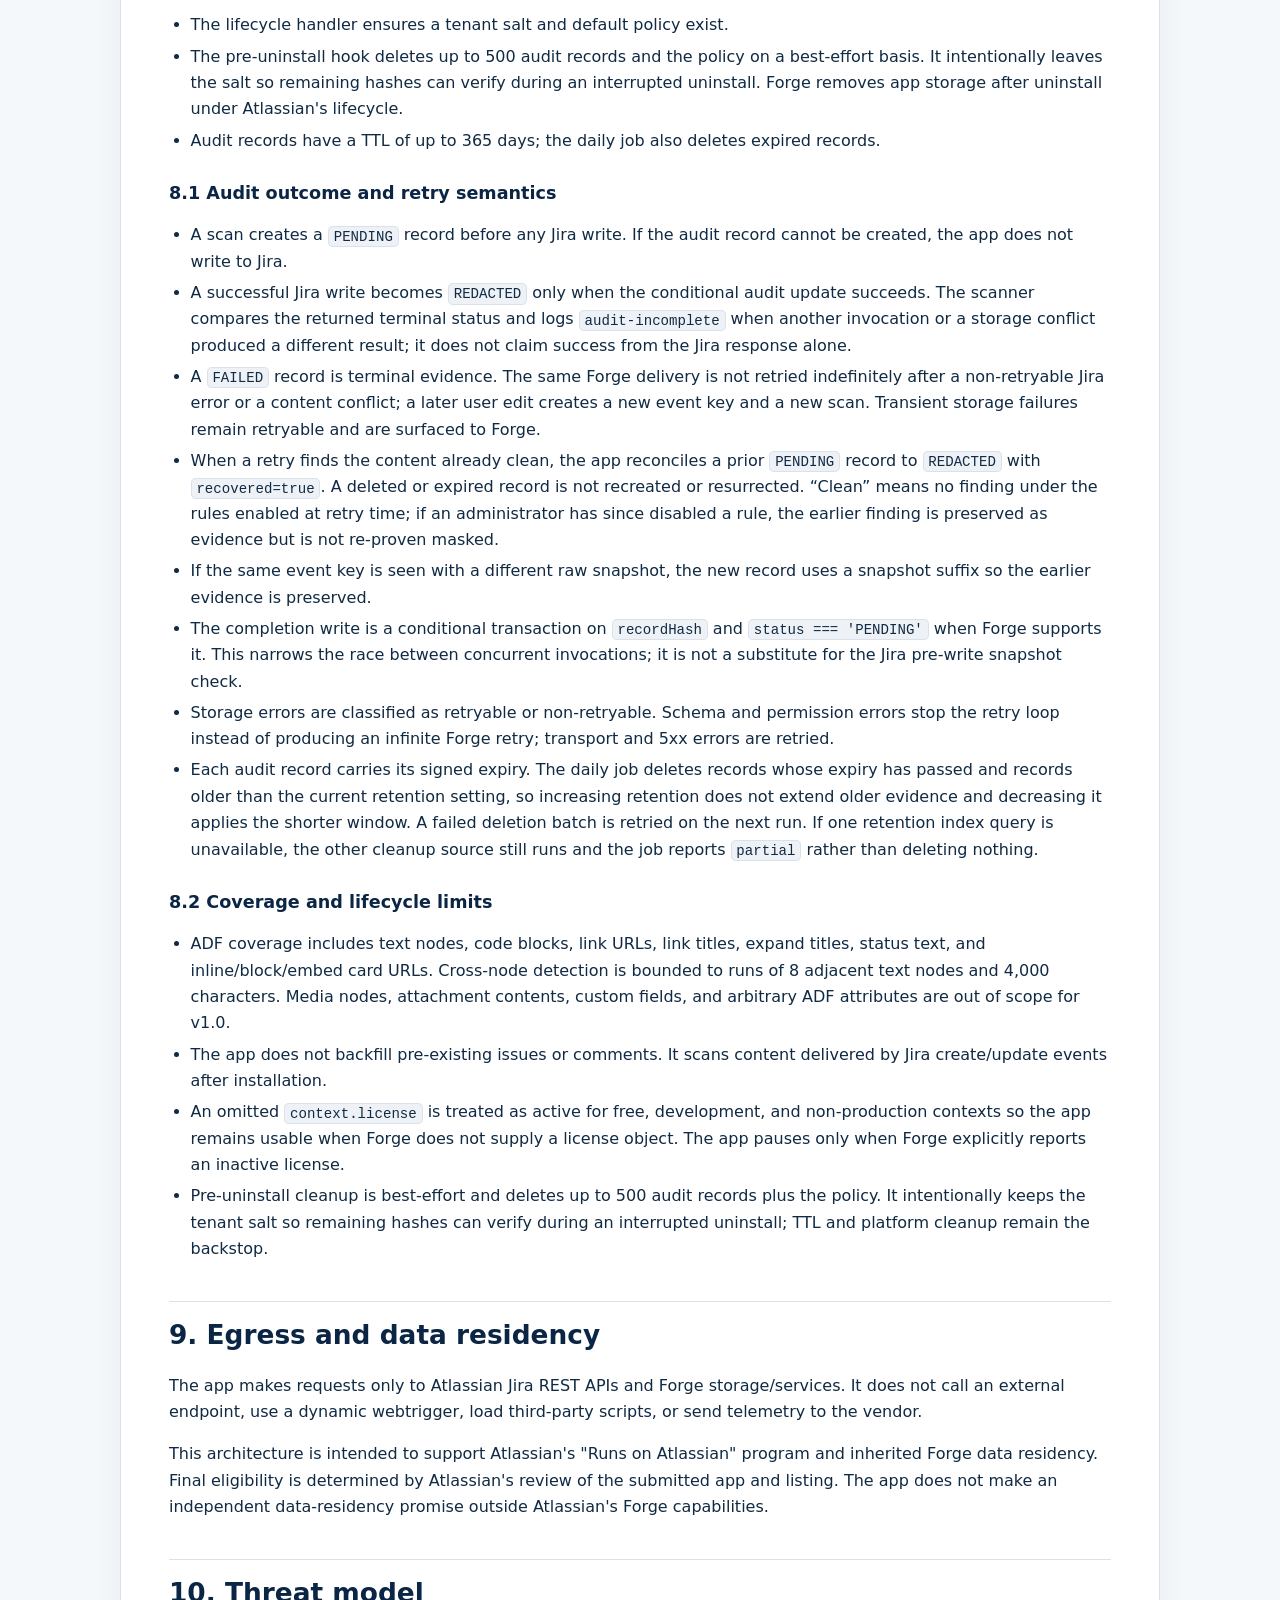
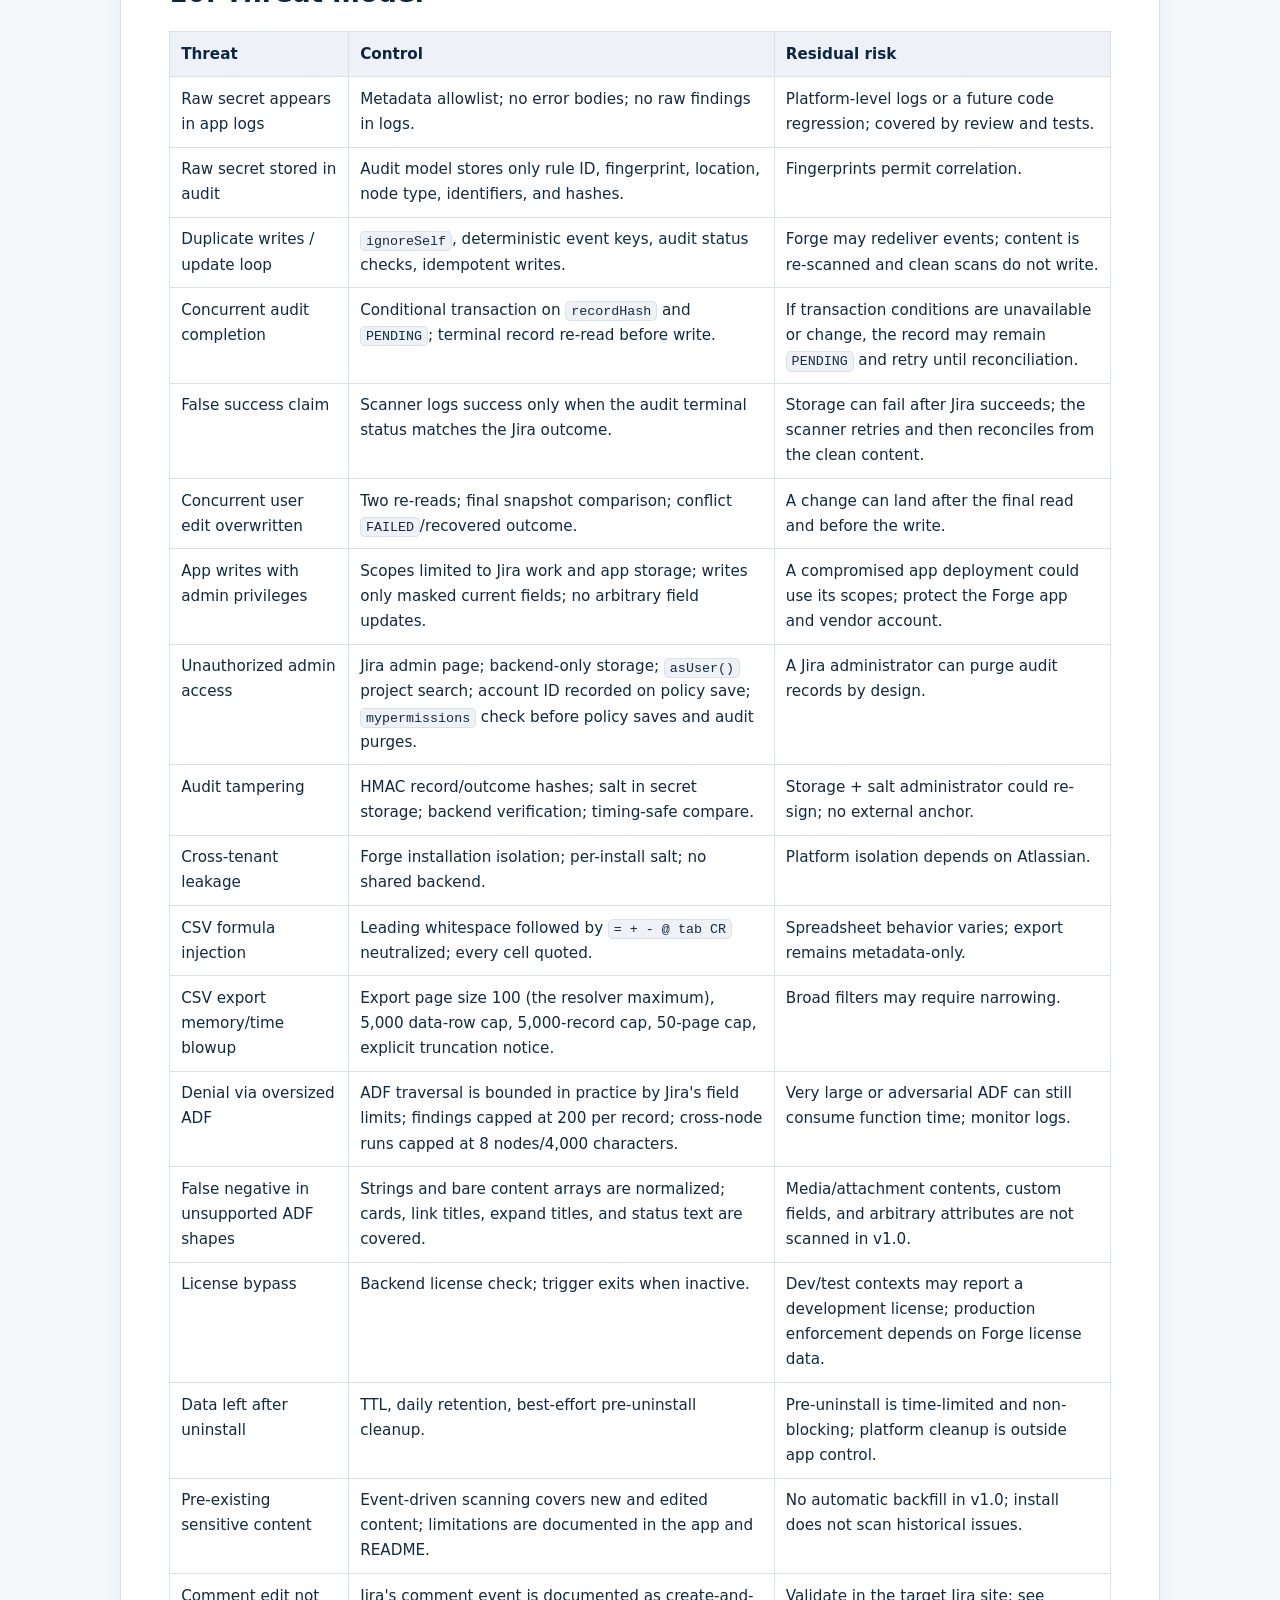
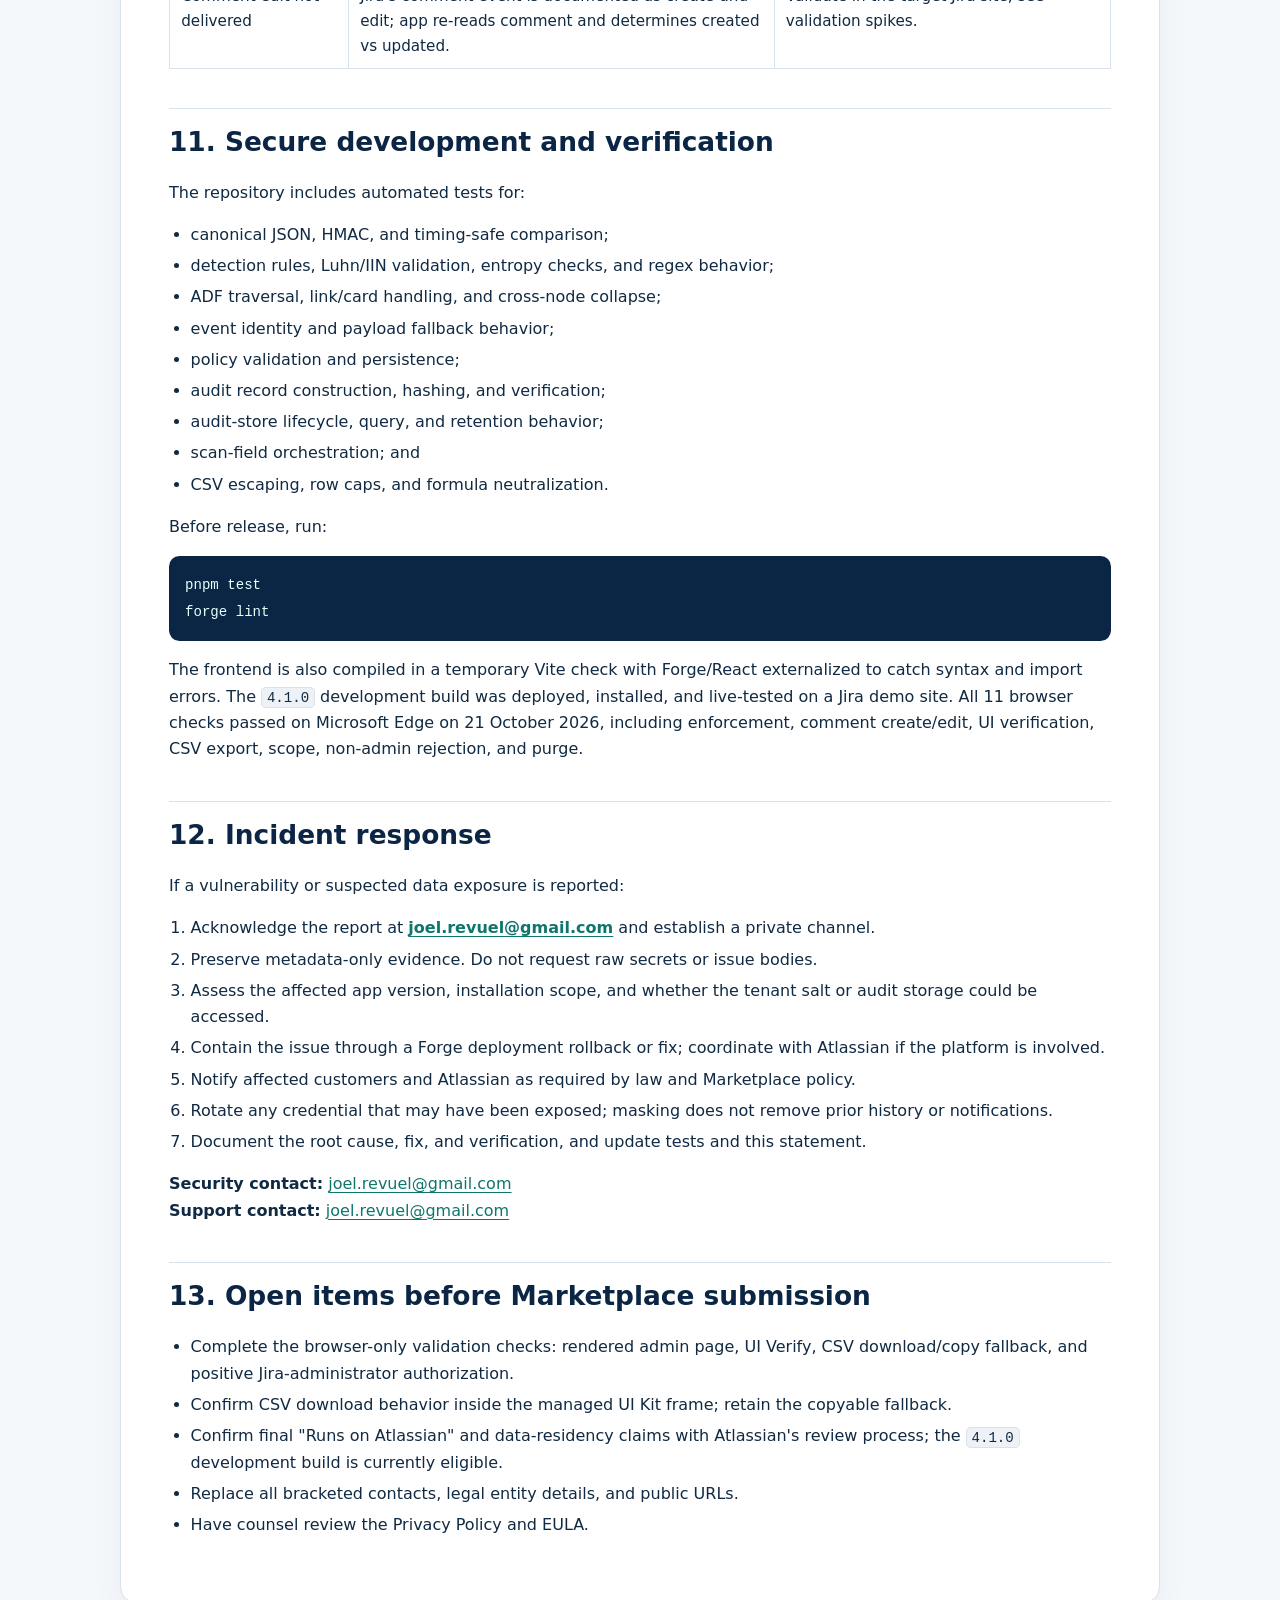
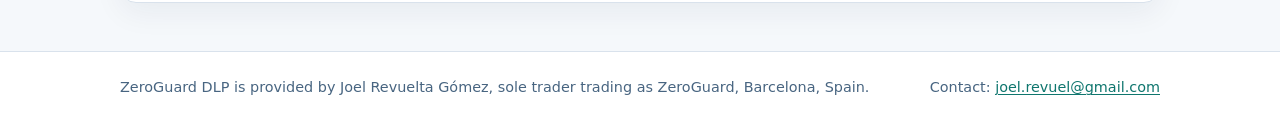
<file: security.html>
<!doctype html>
<html lang="en">
<head>
  <meta charset="utf-8">
  <meta name="viewport" content="width=device-width, initial-scale=1">
  <title>Security Architecture — ZeroGuard DLP</title>
  <meta name="description" content="ZeroGuard DLP architecture, cryptography, write safety, threat model, and incident response.">
  <meta name="robots" content="index,follow">
  <link rel="canonical" href="https://joel-revuelta.github.io/zeroguard-dlp-docs/security.html">
  <link rel="stylesheet" href="styles.css">
</head>
<body>
  <header class="site-header">
    <div class="site-header__inner">
      <a class="brand" href="index.html">
        <span class="brand__mark" aria-hidden="true">ZG</span>
        <span>ZeroGuard DLP</span>
      </a>
      <nav class="site-nav" aria-label="Documentation">
          <a href="index.html">Home</a>
          <a href="privacy.html">Privacy</a>
          <a href="security.html" aria-current="page">Security</a>
          <a href="support.html">Support</a>
          <a href="terms.html">Terms</a>
      </nav>
    </div>
  </header>
  <main class="site-main">
    <article class="doc">
<h1>ZeroGuard DLP Security Architecture Statement</h1>
<p><strong>App version:</strong> 1.0.0<br><strong>Audit hash version:</strong> 1<br><strong>Platform:</strong> Atlassian Forge, <code>nodejs24.x</code>, 256 MB, arm64<br><strong>Last reviewed:</strong> 21 October 2026</p>
<h2>1. Executive summary</h2>
<p>ZeroGuard DLP is a Forge-only app. It runs in Atlassian&#39;s cloud, uses Atlassian product APIs and Forge storage, and has no external egress or separate vendor backend. The app detects secrets and sensitive data in Jira issue summaries, ADF descriptions, and ADF comment bodies, masks the current field when policy is enforced, and writes a metadata-only audit record with HMAC integrity hashes.</p>
<p>The security design is built around four rules:</p>
<ol>
<li><strong>Minimize data.</strong> The audit log never stores raw issue text, comment bodies, detected values, or full event payloads.</li>
<li><strong>Keep writes narrow.</strong> The app modifies only the current summary, description, or comment body that contained a finding.</li>
<li><strong>Make evidence verifiable.</strong> Each audit record has a domain-separated HMAC record hash and a separate outcome hash. Verification runs on the backend.</li>
<li><strong>Stay inside Atlassian.</strong> There is no external data plane, no dynamic webtrigger, and no third-party analytics or processing service.</li>
</ol>
<h2>2. Trust boundaries and components</h2>
<pre><code class="language-text">Jira Cloud / JSM
  │
  │  product event (create/update/comment)
  ▼
Forge trigger function ──────────────────────────────────────────────┐
  │  Jira REST (asApp)                                               │
  │  read issue/comment, compare snapshot, write masked current field │
  ▼                                                                   │
Detection engine (in memory)                                          │
  │  rules + ADF walker + cross-node collapse                         │
  ▼                                                                   │
Audit store (Forge Custom Entities) ◄──── Admin resolver ◄──── UI Kit admin page
  │  metadata + HMAC hashes                 (backend only)          │
  ▼                                                                   │
Forge key-value / secret storage (policy + tenant salt)               │
                                                                      │
Daily retention job ──► deletes expired audit records                 │
Pre-uninstall hook ───► best-effort audit/config cleanup ─────────────┘
</code></pre>
<h3>2.1 Components</h3>
<table>
<thead>
<tr>
<th>Component</th>
<th>Runtime</th>
<th>Responsibility</th>
</tr>
</thead>
<tbody><tr>
<td>Admin page</td>
<td>Forge UI Kit (<code>@forge/react</code>)</td>
<td>Policy, audit, settings, CSV export, integrity verification.</td>
</tr>
<tr>
<td>Admin resolver</td>
<td>Forge function</td>
<td>Loads bootstrap, saves policy, queries audit, verifies records, purges records, searches projects as the user.</td>
</tr>
<tr>
<td>Issue scanner</td>
<td>Forge trigger</td>
<td>Handles issue create/update events; scans summary/description; writes masked fields.</td>
</tr>
<tr>
<td>Comment scanner</td>
<td>Forge trigger</td>
<td>Handles comment events; re-reads the comment; scans body; writes a masked body.</td>
</tr>
<tr>
<td>Lifecycle handler</td>
<td>Forge trigger</td>
<td>Creates the tenant HMAC salt and default policy on install/upgrade.</td>
</tr>
<tr>
<td>Retention job</td>
<td>Forge scheduled trigger</td>
<td>Deletes expired audit records daily.</td>
</tr>
<tr>
<td>Pre-uninstall hook</td>
<td>Forge lifecycle trigger</td>
<td>Best-effort deletion of audit records and policy.</td>
</tr>
<tr>
<td>Detection engine</td>
<td>Pure JavaScript</td>
<td>Rules, Luhn/IIN checks, entropy checks, ADF traversal, findings.</td>
</tr>
<tr>
<td>Audit model/store</td>
<td>Forge function + Custom Entities</td>
<td>Record hashing, status transitions, queries, TTL, deletion.</td>
</tr>
</tbody></table>
<h3>2.2 Forge modules and scopes</h3>
<p>The manifest declares:</p>
<ul>
<li><code>jira:adminPage</code> for the admin UI;</li>
<li>product triggers for issue create/update and comment events, both with <code>ignoreSelf: true</code>;</li>
<li>lifecycle triggers for install/upgrade and pre-uninstall;</li>
<li>a daily scheduled trigger;</li>
<li>a <code>redaction-audit</code> Custom Entity with <code>by-time</code>, <code>by-project-time</code>, <code>by-status-time</code>, <code>by-project-status-time</code>, <code>by-event-status-time</code>, and <code>by-expiry</code> indexes;</li>
<li>Forge licensing enabled; and</li>
<li>scopes <code>read:jira-work</code>, <code>write:jira-work</code>, and <code>storage:app</code>.</li>
</ul>
<p>There is no <code>permissions.egress</code>, no external fetch, and no dynamic webtrigger.</p>
<h2>3. Data flow</h2>
<h3>3.1 Detection and masking</h3>
<ol>
<li>Jira delivers an issue or comment event to a Forge trigger.</li>
<li>The app derives a stable event key from event-payload identifiers and timestamps. It does not use a random UUID or the fetched issue&#39;s <code>updated</code> value.</li>
<li>The app checks licensing and policy. If scanning is disabled, the event is out of scope, or the license is inactive, the app exits without a Jira write.</li>
<li>The app reads the issue/comment through the Jira REST API using <code>asApp()</code>.</li>
<li>The app scans:<ul>
<li>summary text;</li>
<li>ADF description text nodes, link marks, and inline, block, and embed card URLs;</li>
<li>ADF comment body text nodes, link marks, and inline, block, and embed card URLs;</li>
<li>adjacent text nodes for values split by formatting.</li>
</ul>
</li>
<li>The app creates a <code>PENDING</code> audit record <strong>before</strong> any Jira write. The record contains metadata, findings, a snapshot hash, and HMAC hashes.</li>
<li>The app re-reads the issue/comment twice to detect concurrent changes. It proceeds only after a stable snapshot.</li>
<li>If the content is still unchanged at the final pre-write check, the app writes the masked current field with <code>notifyUsers=false</code>.</li>
<li>The app completes the audit record with <code>REDACTED</code>, <code>FAILED</code>, or <code>DETECTED</code> (dry run) and an outcome hash.</li>
<li>If the content changed, the app does not overwrite the newer user edit. It records a <code>FAILED</code> conflict outcome or reconciles a recovered clean state.</li>
</ol>
<h3>3.2 Audit lifecycle</h3>
<pre><code class="language-text">PENDING ──► REDACTED   masked write succeeded
   │
   ├────► FAILED      write failed, conflict, missing field, or malformed scan
   │
   └────► DETECTED    dry-run finding
</code></pre>
<p>A record key is deterministic from the event key. If the same event key is seen again with a different raw snapshot, the app adds a snapshot-hash suffix so the older evidence is not overwritten. Retries of the same event/snapshot reuse the same key.</p>
<h3>3.3 Read and write identity</h3>
<ul>
<li>Trigger reads and writes use <code>asApp()</code> because the app must operate independently of the user who triggered the event and must be able to mask content even after the user session ends.</li>
<li>The app requests only the Jira scopes it needs.</li>
<li>Project search in the admin resolver uses <code>asUser()</code> so Jira checks the administrator&#39;s project visibility.</li>
<li>The app does not use the browser UI to write Jira content.</li>
<li><code>notifyUsers=false</code> is set on issue and comment updates.</li>
<li><code>ignoreSelf: true</code> is set on both product triggers to reduce loops from the app&#39;s own writes.</li>
</ul>
<h2>4. Cryptographic design</h2>
<h3>4.1 Tenant salt</h3>
<p>A 32-byte random salt is generated with Node&#39;s <code>crypto.randomBytes</code> and stored as 64 lowercase hexadecimal characters in Forge secret storage. It is created once per installation by the lifecycle handler and never returned to the admin UI.</p>
<p>The salt is the root secret for all HMACs in the installation. The app does not store it in audit records, logs, CSV exports, or resolver responses.</p>
<h3>4.2 HMAC domains</h3>
<p>All values use HMAC-SHA-256 with explicit domain separation:</p>
<table>
<thead>
<tr>
<th>Value</th>
<th>Domain</th>
<th>Output</th>
</tr>
</thead>
<tbody><tr>
<td>Finding fingerprint</td>
<td><code>zg:v1:fingerprint:&lt;ruleId&gt;</code></td>
<td>16 hex</td>
</tr>
<tr>
<td>Event key</td>
<td><code>zg:v1:event</code></td>
<td>32 hex</td>
</tr>
<tr>
<td>Findings hash</td>
<td><code>zg:v1:findings</code></td>
<td>32 hex</td>
</tr>
<tr>
<td>Record hash</td>
<td><code>zg:v1:record</code></td>
<td>32 hex</td>
</tr>
<tr>
<td>Outcome hash</td>
<td><code>zg:v1:outcome</code></td>
<td>32 hex</td>
</tr>
</tbody></table>
<p>Domain separation prevents a fingerprint from being reused as an event key or audit hash even though all values use the same tenant salt.</p>
<h3>4.3 Canonical JSON</h3>
<p>Audit hashes are computed over a canonical JSON encoding with sorted object keys and JSON-safe scalar handling. The same encoding is used at creation and verification, so key order, <code>undefined</code> values, and nested object ordering do not create false mismatches.</p>
<h3>4.4 Record and outcome integrity</h3>
<p>The <strong>record hash</strong> covers the immutable creation evidence:</p>
<ul>
<li>record type, record key, event key, event type;</li>
<li>issue ID, issue key, project ID, comment ID;</li>
<li>snapshot hash and findings hash;</li>
<li>finding count and truncation flag;</li>
<li>creation timestamp, app version, and hash version.</li>
</ul>
<p>The <strong>record hash deliberately excludes status and completion fields</strong>, so a record can move from <code>PENDING</code> to <code>REDACTED</code> without invalidating its creation evidence.</p>
<p>The <strong>outcome hash</strong> covers:</p>
<ul>
<li>the record hash;</li>
<li>status;</li>
<li>HTTP write status;</li>
<li>completion timestamp; and</li>
<li>the <code>recovered</code> flag.</li>
</ul>
<p>The outcome hash includes the record hash so an outcome cannot be transplanted onto another record. Verification recomputes both hashes on the server and compares them with a timing-safe equality check after validating hexadecimal input.</p>
<h3>4.5 What the audit log can and cannot prove</h3>
<p>The audit log is <strong>tamper-evident</strong>. It can detect changes to a record that were not re-signed with the tenant salt. It is not:</p>
<ul>
<li>an immutable ledger;</li>
<li>a public transparency log;</li>
<li>a global hash chain;</li>
<li>a trusted timestamp;</li>
<li>proof that Jira history was erased; or</li>
<li>proof that a masked value was never delivered to a webhook or notification.</li>
</ul>
<p>A party with Forge app administration and access to both the audit storage and tenant salt could rewrite records and re-sign them. The design limits that risk through Forge access controls, backend-only secret access, and separation of the salt from the audit records, but it does not eliminate it.</p>
<h2>5. Detection scope and write safety</h2>
<h3>5.1 Detected content</h3>
<p>v1.0 scans:</p>
<ul>
<li>issue summary;</li>
<li>ADF description text nodes, link mark URLs, and inline, block, and embed card URLs;</li>
<li>ADF comment body text nodes, link mark URLs, and inline, block, and embed card URLs.</li>
</ul>
<p>The ADF walker preserves node structure where possible. It replaces sensitive text with placeholders, makes sensitive link/card URLs inert, and can collapse a value split across adjacent text nodes. It scans code blocks and formatted text.</p>
<p>It does <strong>not</strong> scan attachments, media nodes, arbitrary ADF attributes, custom fields, or Jira history. Those limitations are documented for customers.</p>
<h3>5.2 Write guards</h3>
<ul>
<li>The app scans the current content immediately before writing.</li>
<li>It re-reads twice to establish a stable snapshot.</li>
<li>It compares the final pre-write snapshot with the audited snapshot.</li>
<li>If the content changed, it does not overwrite the newer content.</li>
<li>It uses deterministic event keys and audit status checks to avoid duplicate writes on retries.</li>
<li>It sets <code>notifyUsers=false</code>.</li>
<li>It uses <code>ignoreSelf</code> on triggers.</li>
<li>It records the actual Jira HTTP status instead of hardcoding a success code.</li>
<li>It creates the audit evidence before the write and completes the outcome afterward.</li>
</ul>
<h3>5.3 Known residual risk: Jira history</h3>
<p>Masking the current field does not remove previous revisions. Jira may retain the original value in issue history, notifications, webhooks, indexes, backups, or integrations. Customers must rotate exposed credentials and use Jira administration controls for any additional erasure. The UI and documentation state this explicitly.</p>
<h2>6. Administrative access and tenancy</h2>
<ul>
<li>The admin UI is a Forge <code>jira:adminPage</code>, available to Jira administrators.</li>
<li>Storage APIs are called only from backend functions and resolvers. The UI never receives the tenant salt.</li>
<li>Project search uses <code>asUser()</code> so Jira enforces the administrator&#39;s project permissions.</li>
<li>Policy updates store the updating account ID and timestamp.</li>
<li>Audit verification runs on the backend; the UI receives only per-record valid/invalid results.</li>
<li>Each Forge installation has isolated storage and its own salt. The app does not share audit records or policy across installations.</li>
<li>The resolver returns generic error messages to the UI and does not return raw Jira error bodies.</li>
</ul>
<h2>7. Logging and data minimization</h2>
<p>The logger uses an allowlist. It can emit:</p>
<ul>
<li>event name and level;</li>
<li>issue ID, issue key, project ID, comment ID;</li>
<li>event type;</li>
<li>status and HTTP status;</li>
<li>deleted/failed counts;</li>
<li>a bounded reason code;</li>
<li>app version; and</li>
<li>error class name.</li>
</ul>
<p>It does not intentionally emit issue text, comment bodies, detected values, fingerprints, event keys, record keys, tenant salt, or full event payloads. Error messages from Jira are not logged because Jira error bodies can echo field values.</p>
<p>Audit records are also metadata-only. Findings store rule ID, 16-character fingerprint, location, and node type. The original value is discarded after the scan.</p>
<h2>8. Licensing and lifecycle</h2>
<ul>
<li>Forge licensing is enabled in the manifest.</li>
<li>Backend trigger code checks <code>context.license</code> before scanning. If Forge explicitly reports the license as inactive, scanning pauses. An omitted license is treated as active so free-tier and development installations can scan; Atlassian remains responsible for Marketplace user-tier enforcement.</li>
<li>Retention runs even when unlicensed so data is still deleted on schedule.</li>
<li>The lifecycle handler ensures a tenant salt and default policy exist.</li>
<li>The pre-uninstall hook deletes up to 500 audit records and the policy on a best-effort basis. It intentionally leaves the salt so remaining hashes can verify during an interrupted uninstall. Forge removes app storage after uninstall under Atlassian&#39;s lifecycle.</li>
<li>Audit records have a TTL of up to 365 days; the daily job also deletes expired records.</li>
</ul>
<h3>8.1 Audit outcome and retry semantics</h3>
<ul>
<li>A scan creates a <code>PENDING</code> record before any Jira write. If the audit record cannot be created, the app does not write to Jira.</li>
<li>A successful Jira write becomes <code>REDACTED</code> only when the conditional audit update succeeds. The scanner compares the returned terminal status and logs <code>audit-incomplete</code> when another invocation or a storage conflict produced a different result; it does not claim success from the Jira response alone.</li>
<li>A <code>FAILED</code> record is terminal evidence. The same Forge delivery is not retried indefinitely after a non-retryable Jira error or a content conflict; a later user edit creates a new event key and a new scan. Transient storage failures remain retryable and are surfaced to Forge.</li>
<li>When a retry finds the content already clean, the app reconciles a prior <code>PENDING</code> record to <code>REDACTED</code> with <code>recovered=true</code>. A deleted or expired record is not recreated or resurrected. “Clean” means no finding under the rules enabled at retry time; if an administrator has since disabled a rule, the earlier finding is preserved as evidence but is not re-proven masked.</li>
<li>If the same event key is seen with a different raw snapshot, the new record uses a snapshot suffix so the earlier evidence is preserved.</li>
<li>The completion write is a conditional transaction on <code>recordHash</code> and <code>status === &#39;PENDING&#39;</code> when Forge supports it. This narrows the race between concurrent invocations; it is not a substitute for the Jira pre-write snapshot check.</li>
<li>Storage errors are classified as retryable or non-retryable. Schema and permission errors stop the retry loop instead of producing an infinite Forge retry; transport and 5xx errors are retried.</li>
<li>Each audit record carries its signed expiry. The daily job deletes records whose expiry has passed and records older than the current retention setting, so increasing retention does not extend older evidence and decreasing it applies the shorter window. A failed deletion batch is retried on the next run. If one retention index query is unavailable, the other cleanup source still runs and the job reports <code>partial</code> rather than deleting nothing.</li>
</ul>
<h3>8.2 Coverage and lifecycle limits</h3>
<ul>
<li>ADF coverage includes text nodes, code blocks, link URLs, link titles, expand titles, status text, and inline/block/embed card URLs. Cross-node detection is bounded to runs of 8 adjacent text nodes and 4,000 characters. Media nodes, attachment contents, custom fields, and arbitrary ADF attributes are out of scope for v1.0.</li>
<li>The app does not backfill pre-existing issues or comments. It scans content delivered by Jira create/update events after installation.</li>
<li>An omitted <code>context.license</code> is treated as active for free, development, and non-production contexts so the app remains usable when Forge does not supply a license object. The app pauses only when Forge explicitly reports an inactive license.</li>
<li>Pre-uninstall cleanup is best-effort and deletes up to 500 audit records plus the policy. It intentionally keeps the tenant salt so remaining hashes can verify during an interrupted uninstall; TTL and platform cleanup remain the backstop.</li>
</ul>
<h2>9. Egress and data residency</h2>
<p>The app makes requests only to Atlassian Jira REST APIs and Forge storage/services. It does not call an external endpoint, use a dynamic webtrigger, load third-party scripts, or send telemetry to the vendor.</p>
<p>This architecture is intended to support Atlassian&#39;s &quot;Runs on Atlassian&quot; program and inherited Forge data residency. Final eligibility is determined by Atlassian&#39;s review of the submitted app and listing. The app does not make an independent data-residency promise outside Atlassian&#39;s Forge capabilities.</p>
<h2>10. Threat model</h2>
<table>
<thead>
<tr>
<th>Threat</th>
<th>Control</th>
<th>Residual risk</th>
</tr>
</thead>
<tbody><tr>
<td>Raw secret appears in app logs</td>
<td>Metadata allowlist; no error bodies; no raw findings in logs.</td>
<td>Platform-level logs or a future code regression; covered by review and tests.</td>
</tr>
<tr>
<td>Raw secret stored in audit</td>
<td>Audit model stores only rule ID, fingerprint, location, node type, identifiers, and hashes.</td>
<td>Fingerprints permit correlation.</td>
</tr>
<tr>
<td>Duplicate writes / update loop</td>
<td><code>ignoreSelf</code>, deterministic event keys, audit status checks, idempotent writes.</td>
<td>Forge may redeliver events; content is re-scanned and clean scans do not write.</td>
</tr>
<tr>
<td>Concurrent audit completion</td>
<td>Conditional transaction on <code>recordHash</code> and <code>PENDING</code>; terminal record re-read before write.</td>
<td>If transaction conditions are unavailable or change, the record may remain <code>PENDING</code> and retry until reconciliation.</td>
</tr>
<tr>
<td>False success claim</td>
<td>Scanner logs success only when the audit terminal status matches the Jira outcome.</td>
<td>Storage can fail after Jira succeeds; the scanner retries and then reconciles from the clean content.</td>
</tr>
<tr>
<td>Concurrent user edit overwritten</td>
<td>Two re-reads; final snapshot comparison; conflict <code>FAILED</code>/recovered outcome.</td>
<td>A change can land after the final read and before the write.</td>
</tr>
<tr>
<td>App writes with admin privileges</td>
<td>Scopes limited to Jira work and app storage; writes only masked current fields; no arbitrary field updates.</td>
<td>A compromised app deployment could use its scopes; protect the Forge app and vendor account.</td>
</tr>
<tr>
<td>Unauthorized admin access</td>
<td>Jira admin page; backend-only storage; <code>asUser()</code> project search; account ID recorded on policy save; <code>mypermissions</code> check before policy saves and audit purges.</td>
<td>A Jira administrator can purge audit records by design.</td>
</tr>
<tr>
<td>Audit tampering</td>
<td>HMAC record/outcome hashes; salt in secret storage; backend verification; timing-safe compare.</td>
<td>Storage + salt administrator could re-sign; no external anchor.</td>
</tr>
<tr>
<td>Cross-tenant leakage</td>
<td>Forge installation isolation; per-install salt; no shared backend.</td>
<td>Platform isolation depends on Atlassian.</td>
</tr>
<tr>
<td>CSV formula injection</td>
<td>Leading whitespace followed by <code>= + - @ tab CR</code> neutralized; every cell quoted.</td>
<td>Spreadsheet behavior varies; export remains metadata-only.</td>
</tr>
<tr>
<td>CSV export memory/time blowup</td>
<td>Export page size 100 (the resolver maximum), 5,000 data-row cap, 5,000-record cap, 50-page cap, explicit truncation notice.</td>
<td>Broad filters may require narrowing.</td>
</tr>
<tr>
<td>Denial via oversized ADF</td>
<td>ADF traversal is bounded in practice by Jira&#39;s field limits; findings capped at 200 per record; cross-node runs capped at 8 nodes/4,000 characters.</td>
<td>Very large or adversarial ADF can still consume function time; monitor logs.</td>
</tr>
<tr>
<td>False negative in unsupported ADF shapes</td>
<td>Strings and bare content arrays are normalized; cards, link titles, expand titles, and status text are covered.</td>
<td>Media/attachment contents, custom fields, and arbitrary attributes are not scanned in v1.0.</td>
</tr>
<tr>
<td>License bypass</td>
<td>Backend license check; trigger exits when inactive.</td>
<td>Dev/test contexts may report a development license; production enforcement depends on Forge license data.</td>
</tr>
<tr>
<td>Data left after uninstall</td>
<td>TTL, daily retention, best-effort pre-uninstall cleanup.</td>
<td>Pre-uninstall is time-limited and non-blocking; platform cleanup is outside app control.</td>
</tr>
<tr>
<td>Pre-existing sensitive content</td>
<td>Event-driven scanning covers new and edited content; limitations are documented in the app and README.</td>
<td>No automatic backfill in v1.0; install does not scan historical issues.</td>
</tr>
<tr>
<td>Comment edit not delivered</td>
<td>Jira&#39;s comment event is documented as create-and-edit; app re-reads comment and determines created vs updated.</td>
<td>Validate in the target Jira site; see validation spikes.</td>
</tr>
</tbody></table>
<h2>11. Secure development and verification</h2>
<p>The repository includes automated tests for:</p>
<ul>
<li>canonical JSON, HMAC, and timing-safe comparison;</li>
<li>detection rules, Luhn/IIN validation, entropy checks, and regex behavior;</li>
<li>ADF traversal, link/card handling, and cross-node collapse;</li>
<li>event identity and payload fallback behavior;</li>
<li>policy validation and persistence;</li>
<li>audit record construction, hashing, and verification;</li>
<li>audit-store lifecycle, query, and retention behavior;</li>
<li>scan-field orchestration; and</li>
<li>CSV escaping, row caps, and formula neutralization.</li>
</ul>
<p>Before release, run:</p>
<pre><code class="language-bash">pnpm test
forge lint
</code></pre>
<p>The frontend is also compiled in a temporary Vite check with Forge/React externalized to catch syntax and import errors. The <code>4.1.0</code> development build was deployed, installed, and live-tested on a Jira demo site. All 11 browser checks passed on Microsoft Edge on 21 October 2026, including enforcement, comment create/edit, UI verification, CSV export, scope, non-admin rejection, and purge.</p>
<h2>12. Incident response</h2>
<p>If a vulnerability or suspected data exposure is reported:</p>
<ol>
<li>Acknowledge the report at <strong><a href="mailto:joel.revuel@gmail.com">joel.revuel@gmail.com</a></strong> and establish a private channel.</li>
<li>Preserve metadata-only evidence. Do not request raw secrets or issue bodies.</li>
<li>Assess the affected app version, installation scope, and whether the tenant salt or audit storage could be accessed.</li>
<li>Contain the issue through a Forge deployment rollback or fix; coordinate with Atlassian if the platform is involved.</li>
<li>Notify affected customers and Atlassian as required by law and Marketplace policy.</li>
<li>Rotate any credential that may have been exposed; masking does not remove prior history or notifications.</li>
<li>Document the root cause, fix, and verification, and update tests and this statement.</li>
</ol>
<p><strong>Security contact:</strong> <a href="mailto:joel.revuel@gmail.com">joel.revuel@gmail.com</a><br><strong>Support contact:</strong> <a href="mailto:joel.revuel@gmail.com">joel.revuel@gmail.com</a></p>
<h2>13. Open items before Marketplace submission</h2>
<ul>
<li>Complete the browser-only validation checks: rendered admin page, UI Verify, CSV download/copy fallback, and positive Jira-administrator authorization.</li>
<li>Confirm CSV download behavior inside the managed UI Kit frame; retain the copyable fallback.</li>
<li>Confirm final &quot;Runs on Atlassian&quot; and data-residency claims with Atlassian&#39;s review process; the <code>4.1.0</code> development build is currently eligible.</li>
<li>Replace all bracketed contacts, legal entity details, and public URLs.</li>
<li>Have counsel review the Privacy Policy and EULA.</li>
</ul>


    </article>
  </main>
  <footer class="site-footer">
    <div class="site-footer__inner">
      <span>ZeroGuard DLP is provided by Joel Revuelta Gómez, sole trader trading as ZeroGuard, Barcelona, Spain.</span>
      <span>Contact: <a href="mailto:joel.revuel@gmail.com">joel.revuel@gmail.com</a></span>
    </div>
  </footer>
</body>
</html>
</file>
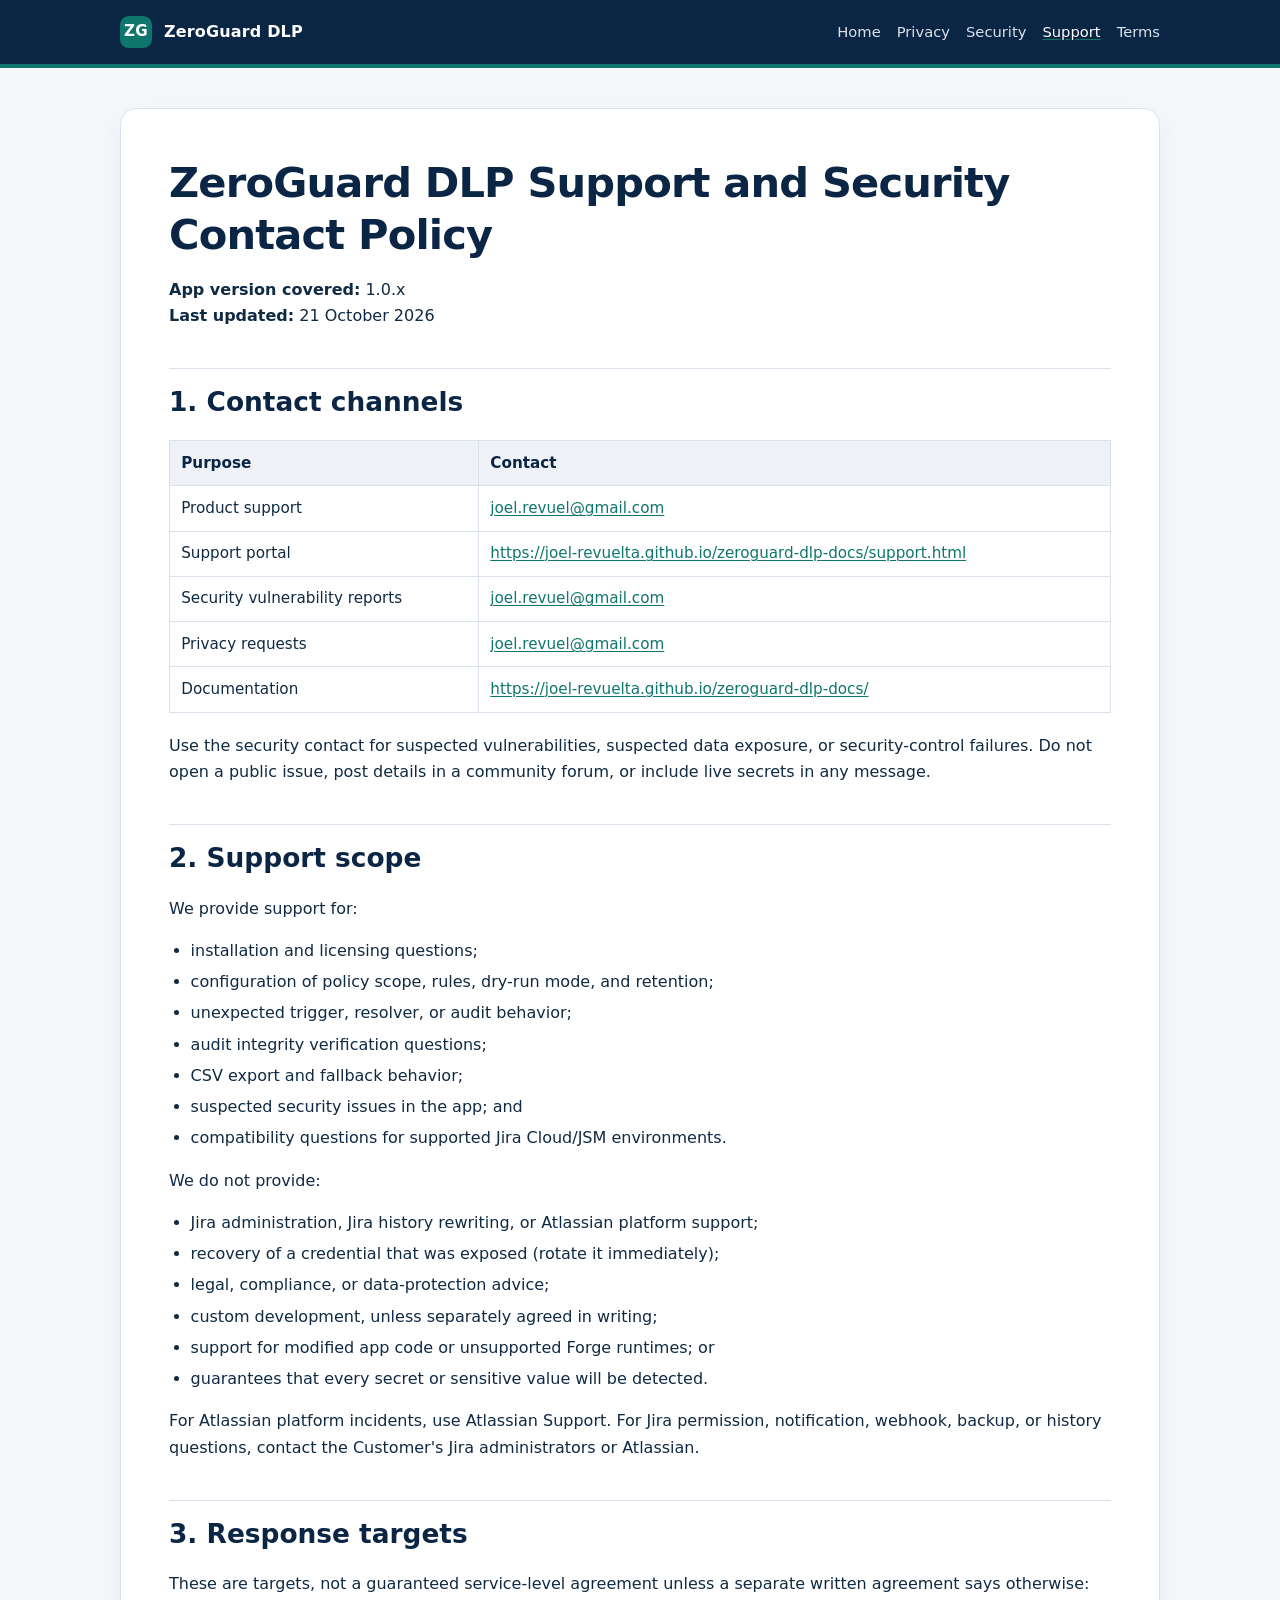
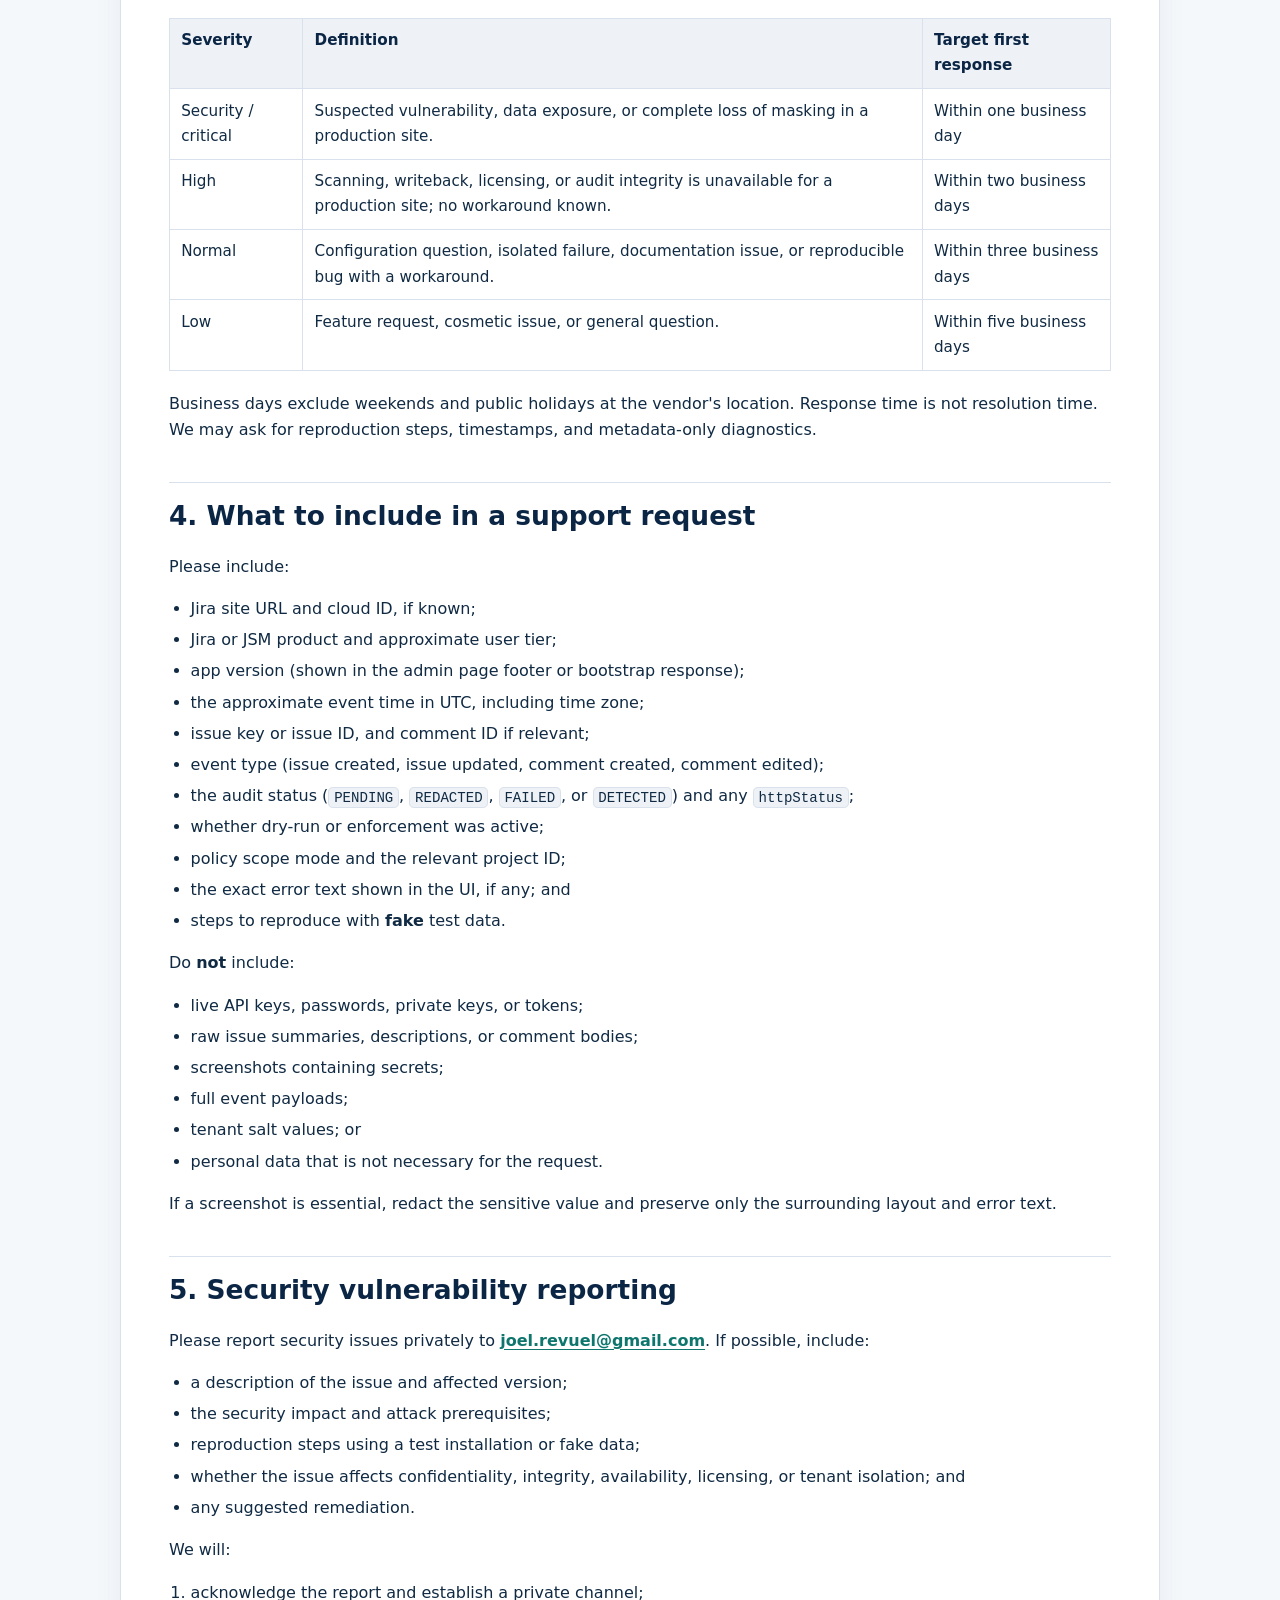
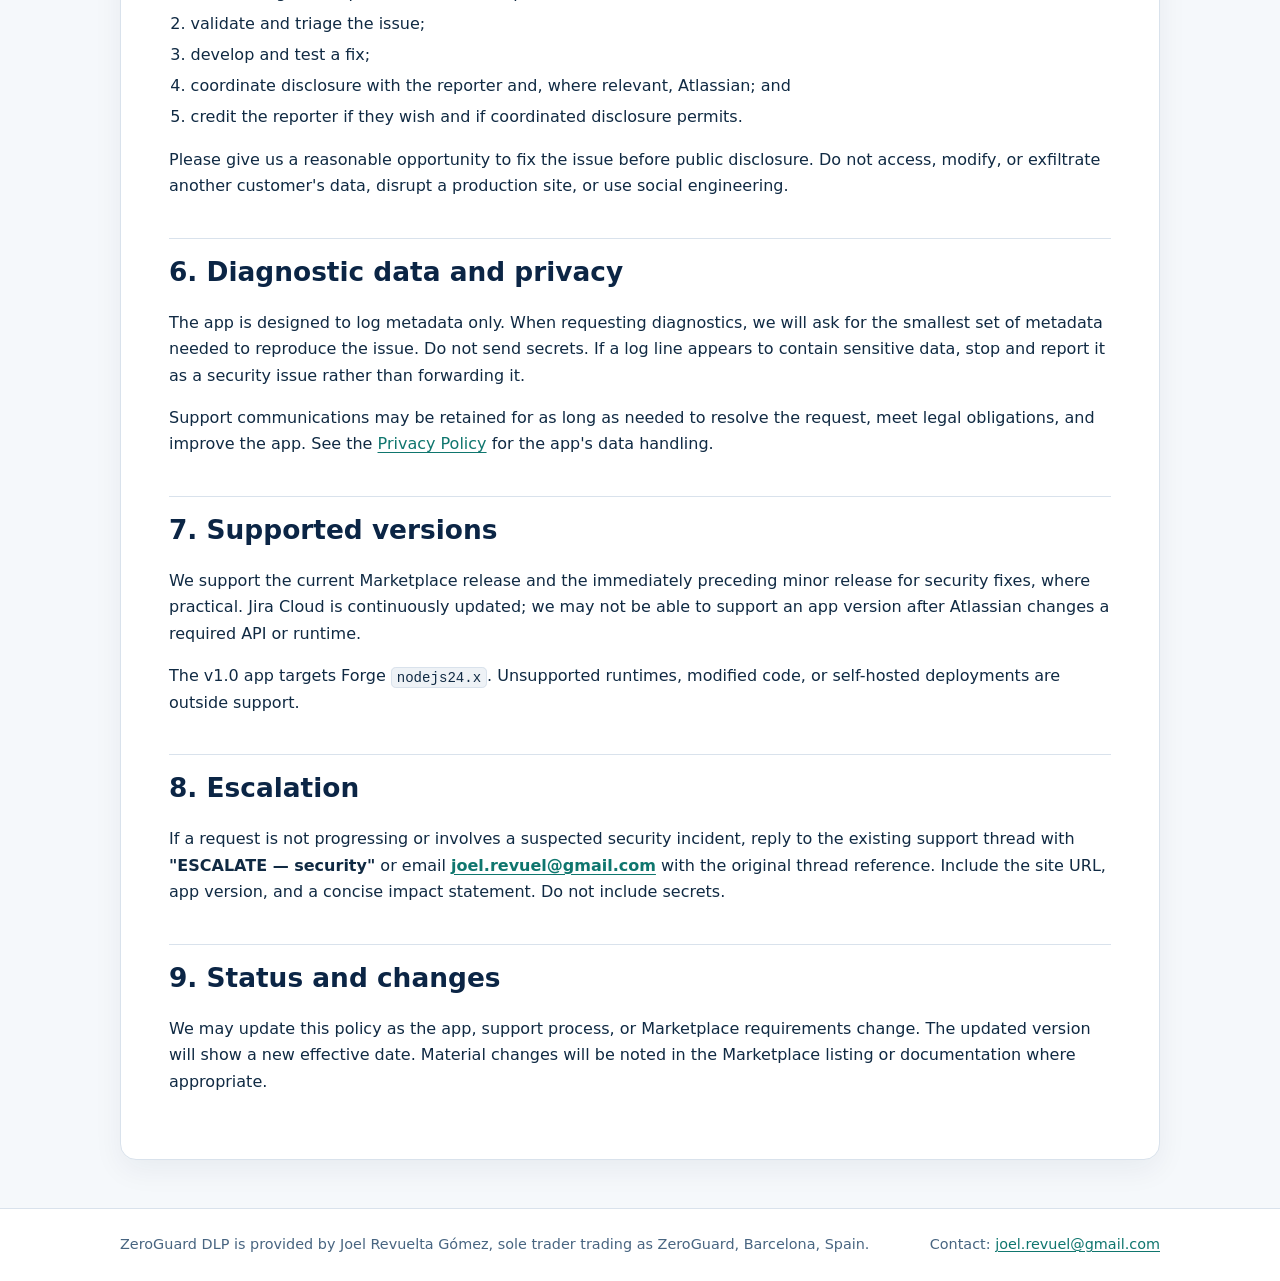
<file: support.html>
<!doctype html>
<html lang="en">
<head>
  <meta charset="utf-8">
  <meta name="viewport" content="width=device-width, initial-scale=1">
  <title>Support and Security Contacts — ZeroGuard DLP</title>
  <meta name="description" content="ZeroGuard DLP support scope, response targets, and private vulnerability reporting.">
  <meta name="robots" content="index,follow">
  <link rel="canonical" href="https://joel-revuelta.github.io/zeroguard-dlp-docs/support.html">
  <link rel="stylesheet" href="styles.css">
</head>
<body>
  <header class="site-header">
    <div class="site-header__inner">
      <a class="brand" href="index.html">
        <span class="brand__mark" aria-hidden="true">ZG</span>
        <span>ZeroGuard DLP</span>
      </a>
      <nav class="site-nav" aria-label="Documentation">
          <a href="index.html">Home</a>
          <a href="privacy.html">Privacy</a>
          <a href="security.html">Security</a>
          <a href="support.html" aria-current="page">Support</a>
          <a href="terms.html">Terms</a>
      </nav>
    </div>
  </header>
  <main class="site-main">
    <article class="doc">
<h1>ZeroGuard DLP Support and Security Contact Policy</h1>
<p><strong>App version covered:</strong> 1.0.x<br><strong>Last updated:</strong> 21 October 2026</p>
<h2>1. Contact channels</h2>
<table>
<thead>
<tr>
<th>Purpose</th>
<th>Contact</th>
</tr>
</thead>
<tbody><tr>
<td>Product support</td>
<td><a href="mailto:joel.revuel@gmail.com">joel.revuel@gmail.com</a></td>
</tr>
<tr>
<td>Support portal</td>
<td><a href="https://joel-revuelta.github.io/zeroguard-dlp-docs/support.html">https://joel-revuelta.github.io/zeroguard-dlp-docs/support.html</a></td>
</tr>
<tr>
<td>Security vulnerability reports</td>
<td><a href="mailto:joel.revuel@gmail.com">joel.revuel@gmail.com</a></td>
</tr>
<tr>
<td>Privacy requests</td>
<td><a href="mailto:joel.revuel@gmail.com">joel.revuel@gmail.com</a></td>
</tr>
<tr>
<td>Documentation</td>
<td><a href="https://joel-revuelta.github.io/zeroguard-dlp-docs/">https://joel-revuelta.github.io/zeroguard-dlp-docs/</a></td>
</tr>
</tbody></table>
<p>Use the security contact for suspected vulnerabilities, suspected data exposure, or security-control failures. Do not open a public issue, post details in a community forum, or include live secrets in any message.</p>
<h2>2. Support scope</h2>
<p>We provide support for:</p>
<ul>
<li>installation and licensing questions;</li>
<li>configuration of policy scope, rules, dry-run mode, and retention;</li>
<li>unexpected trigger, resolver, or audit behavior;</li>
<li>audit integrity verification questions;</li>
<li>CSV export and fallback behavior;</li>
<li>suspected security issues in the app; and</li>
<li>compatibility questions for supported Jira Cloud/JSM environments.</li>
</ul>
<p>We do not provide:</p>
<ul>
<li>Jira administration, Jira history rewriting, or Atlassian platform support;</li>
<li>recovery of a credential that was exposed (rotate it immediately);</li>
<li>legal, compliance, or data-protection advice;</li>
<li>custom development, unless separately agreed in writing;</li>
<li>support for modified app code or unsupported Forge runtimes; or</li>
<li>guarantees that every secret or sensitive value will be detected.</li>
</ul>
<p>For Atlassian platform incidents, use Atlassian Support. For Jira permission, notification, webhook, backup, or history questions, contact the Customer&#39;s Jira administrators or Atlassian.</p>
<h2>3. Response targets</h2>
<p>These are targets, not a guaranteed service-level agreement unless a separate written agreement says otherwise:</p>
<table>
<thead>
<tr>
<th>Severity</th>
<th>Definition</th>
<th>Target first response</th>
</tr>
</thead>
<tbody><tr>
<td>Security / critical</td>
<td>Suspected vulnerability, data exposure, or complete loss of masking in a production site.</td>
<td>Within one business day</td>
</tr>
<tr>
<td>High</td>
<td>Scanning, writeback, licensing, or audit integrity is unavailable for a production site; no workaround known.</td>
<td>Within two business days</td>
</tr>
<tr>
<td>Normal</td>
<td>Configuration question, isolated failure, documentation issue, or reproducible bug with a workaround.</td>
<td>Within three business days</td>
</tr>
<tr>
<td>Low</td>
<td>Feature request, cosmetic issue, or general question.</td>
<td>Within five business days</td>
</tr>
</tbody></table>
<p>Business days exclude weekends and public holidays at the vendor&#39;s location. Response time is not resolution time. We may ask for reproduction steps, timestamps, and metadata-only diagnostics.</p>
<h2>4. What to include in a support request</h2>
<p>Please include:</p>
<ul>
<li>Jira site URL and cloud ID, if known;</li>
<li>Jira or JSM product and approximate user tier;</li>
<li>app version (shown in the admin page footer or bootstrap response);</li>
<li>the approximate event time in UTC, including time zone;</li>
<li>issue key or issue ID, and comment ID if relevant;</li>
<li>event type (issue created, issue updated, comment created, comment edited);</li>
<li>the audit status (<code>PENDING</code>, <code>REDACTED</code>, <code>FAILED</code>, or <code>DETECTED</code>) and any <code>httpStatus</code>;</li>
<li>whether dry-run or enforcement was active;</li>
<li>policy scope mode and the relevant project ID;</li>
<li>the exact error text shown in the UI, if any; and</li>
<li>steps to reproduce with <strong>fake</strong> test data.</li>
</ul>
<p>Do <strong>not</strong> include:</p>
<ul>
<li>live API keys, passwords, private keys, or tokens;</li>
<li>raw issue summaries, descriptions, or comment bodies;</li>
<li>screenshots containing secrets;</li>
<li>full event payloads;</li>
<li>tenant salt values; or</li>
<li>personal data that is not necessary for the request.</li>
</ul>
<p>If a screenshot is essential, redact the sensitive value and preserve only the surrounding layout and error text.</p>
<h2>5. Security vulnerability reporting</h2>
<p>Please report security issues privately to <strong><a href="mailto:joel.revuel@gmail.com">joel.revuel@gmail.com</a></strong>. If possible, include:</p>
<ul>
<li>a description of the issue and affected version;</li>
<li>the security impact and attack prerequisites;</li>
<li>reproduction steps using a test installation or fake data;</li>
<li>whether the issue affects confidentiality, integrity, availability, licensing, or tenant isolation; and</li>
<li>any suggested remediation.</li>
</ul>
<p>We will:</p>
<ol>
<li>acknowledge the report and establish a private channel;</li>
<li>validate and triage the issue;</li>
<li>develop and test a fix;</li>
<li>coordinate disclosure with the reporter and, where relevant, Atlassian; and</li>
<li>credit the reporter if they wish and if coordinated disclosure permits.</li>
</ol>
<p>Please give us a reasonable opportunity to fix the issue before public disclosure. Do not access, modify, or exfiltrate another customer&#39;s data, disrupt a production site, or use social engineering.</p>
<h2>6. Diagnostic data and privacy</h2>
<p>The app is designed to log metadata only. When requesting diagnostics, we will ask for the smallest set of metadata needed to reproduce the issue. Do not send secrets. If a log line appears to contain sensitive data, stop and report it as a security issue rather than forwarding it.</p>
<p>Support communications may be retained for as long as needed to resolve the request, meet legal obligations, and improve the app. See the <a href="privacy.html">Privacy Policy</a> for the app&#39;s data handling.</p>
<h2>7. Supported versions</h2>
<p>We support the current Marketplace release and the immediately preceding minor release for security fixes, where practical. Jira Cloud is continuously updated; we may not be able to support an app version after Atlassian changes a required API or runtime.</p>
<p>The v1.0 app targets Forge <code>nodejs24.x</code>. Unsupported runtimes, modified code, or self-hosted deployments are outside support.</p>
<h2>8. Escalation</h2>
<p>If a request is not progressing or involves a suspected security incident, reply to the existing support thread with <strong>&quot;ESCALATE — security&quot;</strong> or email <strong><a href="mailto:joel.revuel@gmail.com">joel.revuel@gmail.com</a></strong> with the original thread reference. Include the site URL, app version, and a concise impact statement. Do not include secrets.</p>
<h2>9. Status and changes</h2>
<p>We may update this policy as the app, support process, or Marketplace requirements change. The updated version will show a new effective date. Material changes will be noted in the Marketplace listing or documentation where appropriate.</p>


    </article>
  </main>
  <footer class="site-footer">
    <div class="site-footer__inner">
      <span>ZeroGuard DLP is provided by Joel Revuelta Gómez, sole trader trading as ZeroGuard, Barcelona, Spain.</span>
      <span>Contact: <a href="mailto:joel.revuel@gmail.com">joel.revuel@gmail.com</a></span>
    </div>
  </footer>
</body>
</html>
</file>
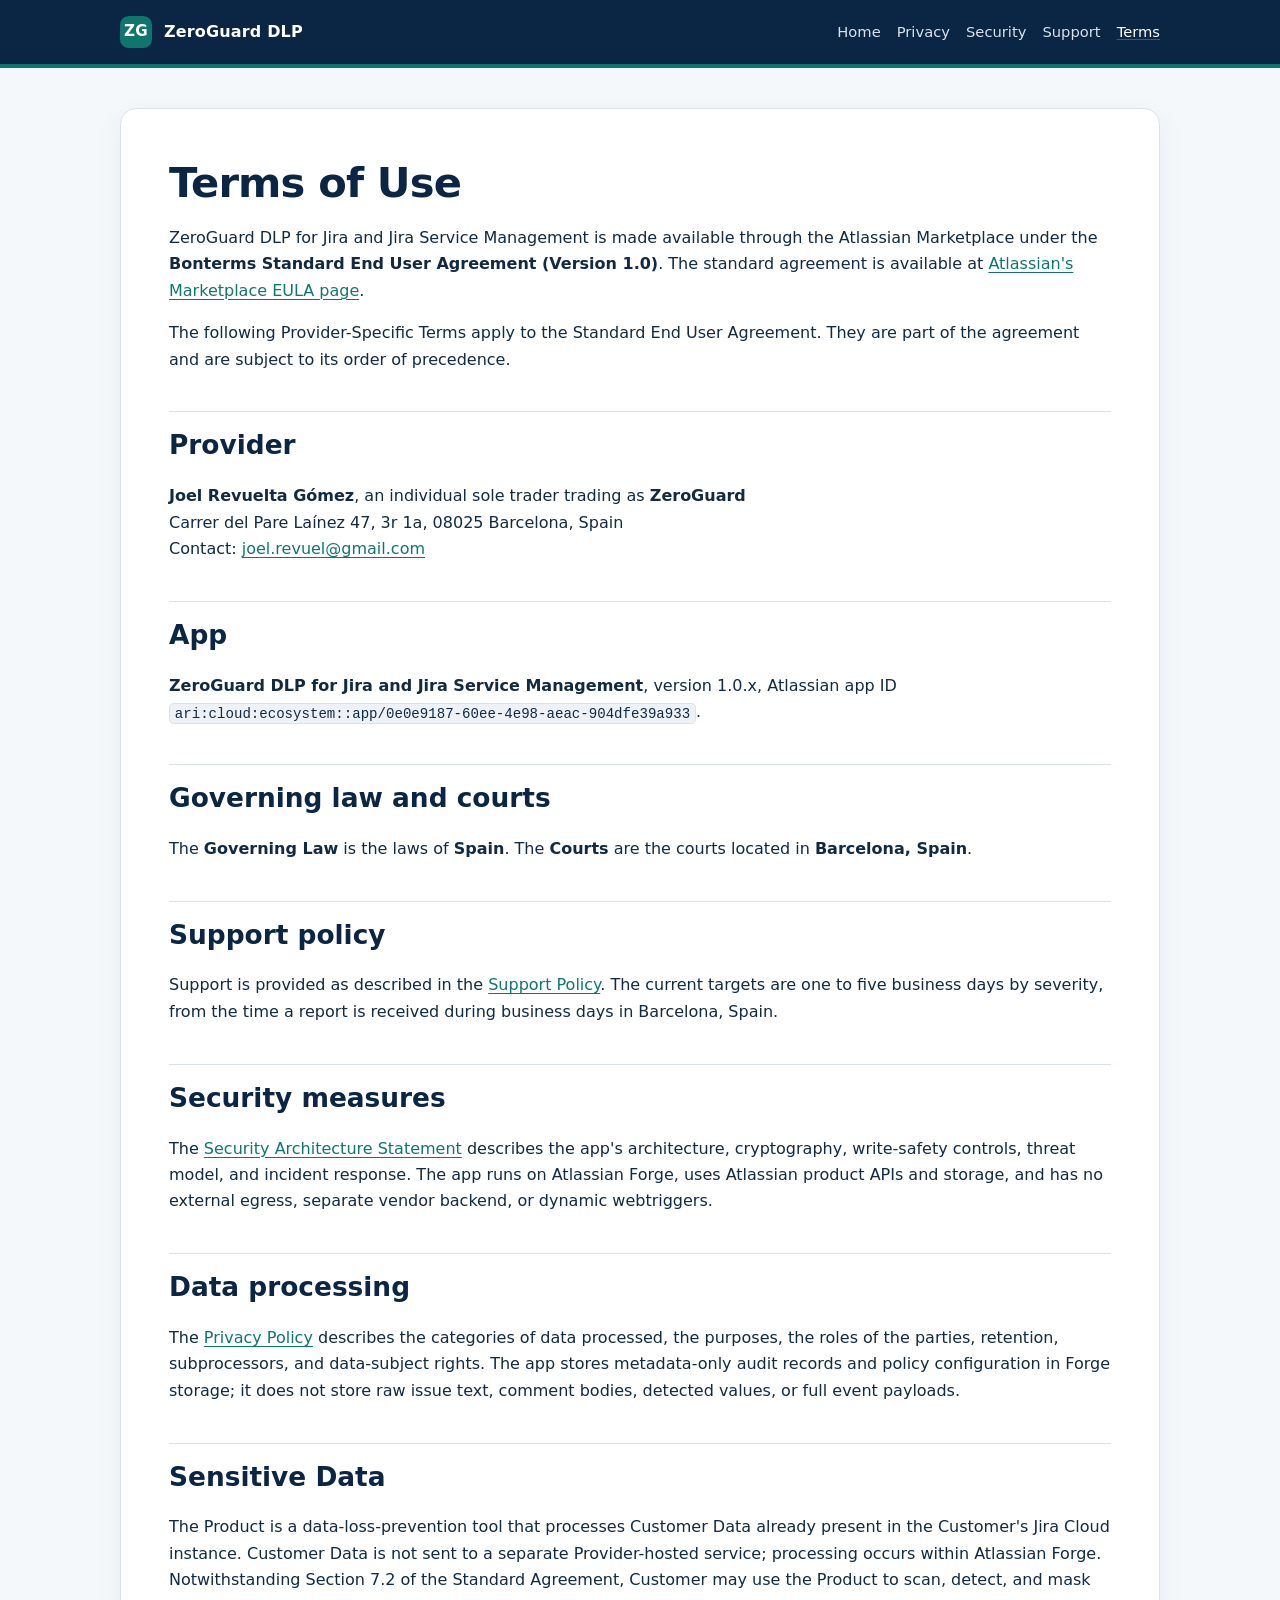
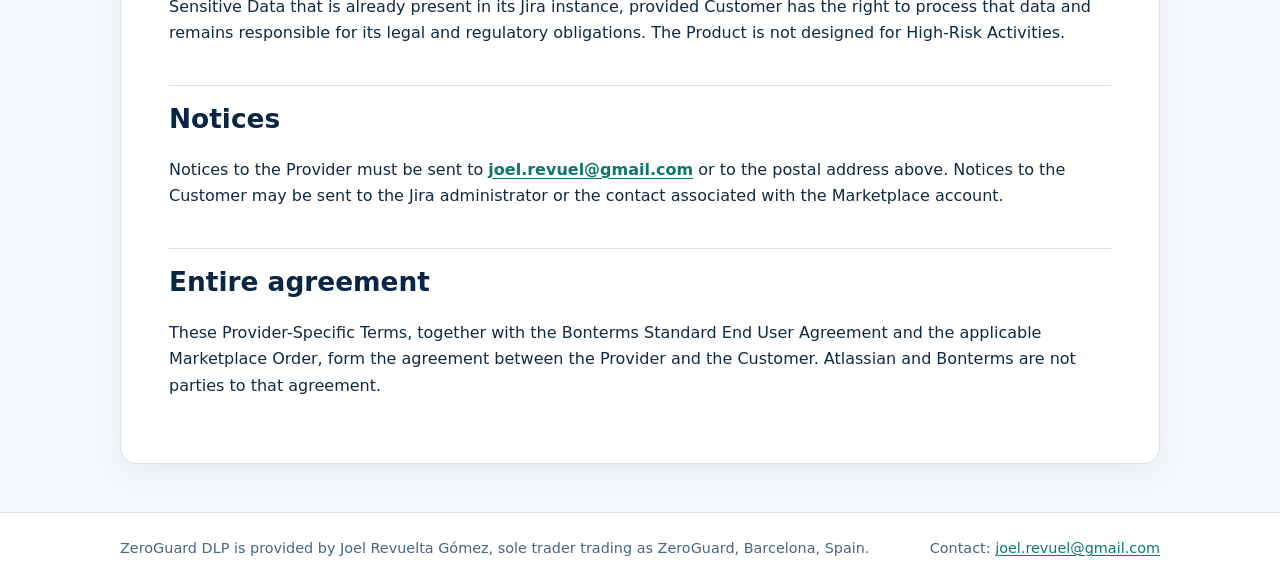
<file: terms.html>
<!doctype html>
<html lang="en">
<head>
  <meta charset="utf-8">
  <meta name="viewport" content="width=device-width, initial-scale=1">
  <title>Terms of Use — ZeroGuard DLP</title>
  <meta name="description" content="The Atlassian Bonterms Standard End User Agreement and ZeroGuard DLP Provider-Specific Terms.">
  <meta name="robots" content="index,follow">
  <link rel="canonical" href="https://joel-revuelta.github.io/zeroguard-dlp-docs/terms.html">
  <link rel="stylesheet" href="styles.css">
</head>
<body>
  <header class="site-header">
    <div class="site-header__inner">
      <a class="brand" href="index.html">
        <span class="brand__mark" aria-hidden="true">ZG</span>
        <span>ZeroGuard DLP</span>
      </a>
      <nav class="site-nav" aria-label="Documentation">
          <a href="index.html">Home</a>
          <a href="privacy.html">Privacy</a>
          <a href="security.html">Security</a>
          <a href="support.html">Support</a>
          <a href="terms.html" aria-current="page">Terms</a>
      </nav>
    </div>
  </header>
  <main class="site-main">
    <article class="doc">
<h1>Terms of Use</h1>
<p>ZeroGuard DLP for Jira and Jira Service Management is made available through the Atlassian Marketplace under the <strong>Bonterms Standard End User Agreement (Version 1.0)</strong>. The standard agreement is available at <a href="https://www.atlassian.com/licensing/marketplace/end-user-agreement-v1">Atlassian&#39;s Marketplace EULA page</a>.</p>
<p>The following Provider-Specific Terms apply to the Standard End User Agreement. They are part of the agreement and are subject to its order of precedence.</p>
<h2>Provider</h2>
<p><strong>Joel Revuelta Gómez</strong>, an individual sole trader trading as <strong>ZeroGuard</strong><br>Carrer del Pare Laínez 47, 3r 1a, 08025 Barcelona, Spain<br>Contact: <a href="mailto:joel.revuel@gmail.com">joel.revuel@gmail.com</a></p>
<h2>App</h2>
<p><strong>ZeroGuard DLP for Jira and Jira Service Management</strong>, version 1.0.x, Atlassian app ID <code>ari:cloud:ecosystem::app/0e0e9187-60ee-4e98-aeac-904dfe39a933</code>.</p>
<h2>Governing law and courts</h2>
<p>The <strong>Governing Law</strong> is the laws of <strong>Spain</strong>. The <strong>Courts</strong> are the courts located in <strong>Barcelona, Spain</strong>.</p>
<h2>Support policy</h2>
<p>Support is provided as described in the <a href="support.html">Support Policy</a>. The current targets are one to five business days by severity, from the time a report is received during business days in Barcelona, Spain.</p>
<h2>Security measures</h2>
<p>The <a href="security.html">Security Architecture Statement</a> describes the app&#39;s architecture, cryptography, write-safety controls, threat model, and incident response. The app runs on Atlassian Forge, uses Atlassian product APIs and storage, and has no external egress, separate vendor backend, or dynamic webtriggers.</p>
<h2>Data processing</h2>
<p>The <a href="privacy.html">Privacy Policy</a> describes the categories of data processed, the purposes, the roles of the parties, retention, subprocessors, and data-subject rights. The app stores metadata-only audit records and policy configuration in Forge storage; it does not store raw issue text, comment bodies, detected values, or full event payloads.</p>
<h2>Sensitive Data</h2>
<p>The Product is a data-loss-prevention tool that processes Customer Data already present in the Customer&#39;s Jira Cloud instance. Customer Data is not sent to a separate Provider-hosted service; processing occurs within Atlassian Forge. Notwithstanding Section 7.2 of the Standard Agreement, Customer may use the Product to scan, detect, and mask Sensitive Data that is already present in its Jira instance, provided Customer has the right to process that data and remains responsible for its legal and regulatory obligations. The Product is not designed for High-Risk Activities.</p>
<h2>Notices</h2>
<p>Notices to the Provider must be sent to <strong><a href="mailto:joel.revuel@gmail.com">joel.revuel@gmail.com</a></strong> or to the postal address above. Notices to the Customer may be sent to the Jira administrator or the contact associated with the Marketplace account.</p>
<h2>Entire agreement</h2>
<p>These Provider-Specific Terms, together with the Bonterms Standard End User Agreement and the applicable Marketplace Order, form the agreement between the Provider and the Customer. Atlassian and Bonterms are not parties to that agreement.</p>


    </article>
  </main>
  <footer class="site-footer">
    <div class="site-footer__inner">
      <span>ZeroGuard DLP is provided by Joel Revuelta Gómez, sole trader trading as ZeroGuard, Barcelona, Spain.</span>
      <span>Contact: <a href="mailto:joel.revuel@gmail.com">joel.revuel@gmail.com</a></span>
    </div>
  </footer>
</body>
</html>
</file>
<file: styles.css>
:root {
  color-scheme: light;
  --ink: #102a43;
  --muted: #486581;
  --line: #d9e2ec;
  --paper: #ffffff;
  --wash: #f5f8fb;
  --navy: #0b2545;
  --teal: #0f766e;
  --teal-soft: #e6fffb;
  --amber: #92400e;
  --amber-soft: #fffbeb;
}

* {
  box-sizing: border-box;
}

html {
  font-size: 16px;
  scroll-behavior: smooth;
}

body {
  margin: 0;
  background: var(--wash);
  color: var(--ink);
  font-family: ui-sans-serif, system-ui, -apple-system, BlinkMacSystemFont, "Segoe UI", Roboto, "Helvetica Neue", Arial, sans-serif;
  line-height: 1.65;
}

a {
  color: var(--teal);
  text-decoration-thickness: 0.08em;
  text-underline-offset: 0.16em;
}

a:hover {
  color: #0b5f59;
}

.site-header {
  background: var(--navy);
  color: #ffffff;
  border-bottom: 4px solid var(--teal);
}

.site-header__inner,
.site-main,
.site-footer__inner {
  width: min(1040px, calc(100% - 2rem));
  margin: 0 auto;
}

.site-header__inner {
  display: flex;
  flex-wrap: wrap;
  align-items: center;
  justify-content: space-between;
  gap: 1rem;
  padding: 1rem 0;
}

.brand {
  display: inline-flex;
  align-items: center;
  gap: 0.75rem;
  color: #ffffff;
  text-decoration: none;
  font-weight: 700;
  letter-spacing: 0.01em;
}

.brand:hover {
  color: #ffffff;
}

.brand__mark {
  display: inline-grid;
  place-items: center;
  width: 2rem;
  height: 2rem;
  border-radius: 0.55rem;
  background: var(--teal);
  color: #ffffff;
  font-size: 0.95rem;
  font-weight: 800;
}

.site-nav {
  display: flex;
  flex-wrap: wrap;
  gap: 0.35rem 1rem;
  font-size: 0.92rem;
}

.site-nav a {
  color: #d9e2ec;
  text-decoration: none;
}

.site-nav a:hover,
.site-nav a[aria-current="page"] {
  color: #ffffff;
  text-decoration: underline;
  text-decoration-color: var(--teal);
}

.site-main {
  padding: 2.5rem 0 3rem;
}

.doc {
  background: var(--paper);
  border: 1px solid var(--line);
  border-radius: 1rem;
  padding: clamp(1.25rem, 4vw, 3rem);
  box-shadow: 0 10px 30px rgba(16, 42, 67, 0.06);
}

.doc > :first-child {
  margin-top: 0;
}

h1,
h2,
h3,
h4 {
  line-height: 1.25;
  color: var(--navy);
}

h1 {
  font-size: clamp(1.85rem, 4vw, 2.6rem);
  letter-spacing: -0.02em;
  margin: 0 0 0.75rem;
}

h2 {
  font-size: clamp(1.3rem, 2.6vw, 1.65rem);
  margin-top: 2.4rem;
  padding-top: 1rem;
  border-top: 1px solid var(--line);
}

h3 {
  font-size: 1.1rem;
  margin-top: 1.8rem;
}

p,
li {
  color: var(--ink);
}

ul,
ol {
  padding-left: 1.35rem;
}

li + li {
  margin-top: 0.3rem;
}

blockquote {
  margin: 1.25rem 0;
  padding: 0.9rem 1rem;
  border-left: 4px solid var(--teal);
  background: var(--teal-soft);
  color: var(--ink);
  border-radius: 0 0.5rem 0.5rem 0;
}

blockquote p {
  margin: 0;
}

code {
  background: #eef2f6;
  border: 1px solid #d9e2ec;
  border-radius: 0.3rem;
  padding: 0.1rem 0.3rem;
  font-size: 0.88em;
}

pre {
  overflow-x: auto;
  background: #0b2545;
  color: #e6fffb;
  padding: 1rem;
  border-radius: 0.65rem;
}

pre code {
  background: transparent;
  border: 0;
  color: inherit;
  padding: 0;
}

table {
  width: 100%;
  border-collapse: collapse;
  margin: 1.25rem 0;
  font-size: 0.95rem;
}

th,
td {
  border: 1px solid var(--line);
  padding: 0.6rem 0.7rem;
  text-align: left;
  vertical-align: top;
}

th {
  background: #eef2f6;
  color: var(--navy);
}

hr {
  border: 0;
  border-top: 1px solid var(--line);
  margin: 2rem 0;
}

.hero {
  display: grid;
  gap: 1.5rem;
  grid-template-columns: minmax(0, 1.5fr) minmax(0, 1fr);
  align-items: start;
}

.hero__copy p {
  font-size: 1.05rem;
}

.hero__panel {
  background: var(--navy);
  color: #ffffff;
  border-radius: 0.9rem;
  padding: 1.25rem;
}

.hero__panel h2 {
  color: #ffffff;
  border: 0;
  margin: 0 0 0.5rem;
  padding: 0;
  font-size: 1.05rem;
}

.hero__panel p,
.hero__panel li {
  color: #d9e2ec;
  font-size: 0.92rem;
}

.hero__panel ul {
  margin: 0;
}

.callout {
  margin: 1.5rem 0;
  padding: 1rem 1.1rem;
  border: 1px solid #fcd34d;
  background: var(--amber-soft);
  color: var(--amber);
  border-radius: 0.65rem;
}

.callout strong {
  color: var(--amber);
}

.card-grid {
  display: grid;
  gap: 1rem;
  grid-template-columns: repeat(auto-fit, minmax(220px, 1fr));
  margin: 1.5rem 0;
}

.card {
  border: 1px solid var(--line);
  border-radius: 0.75rem;
  padding: 1rem;
  background: #ffffff;
}

.card h2 {
  border: 0;
  margin: 0 0 0.4rem;
  padding: 0;
  font-size: 1.05rem;
}

.card p {
  margin: 0;
  color: var(--muted);
  font-size: 0.94rem;
}

.site-footer {
  border-top: 1px solid var(--line);
  background: #ffffff;
}

.site-footer__inner {
  display: flex;
  flex-wrap: wrap;
  justify-content: space-between;
  gap: 1rem;
  padding: 1.5rem 0;
  color: var(--muted);
  font-size: 0.9rem;
}

.site-footer a {
  color: var(--teal);
}

@media (max-width: 760px) {
  .hero {
    grid-template-columns: 1fr;
  }

  .site-header__inner {
    align-items: flex-start;
  }
}
</file>
